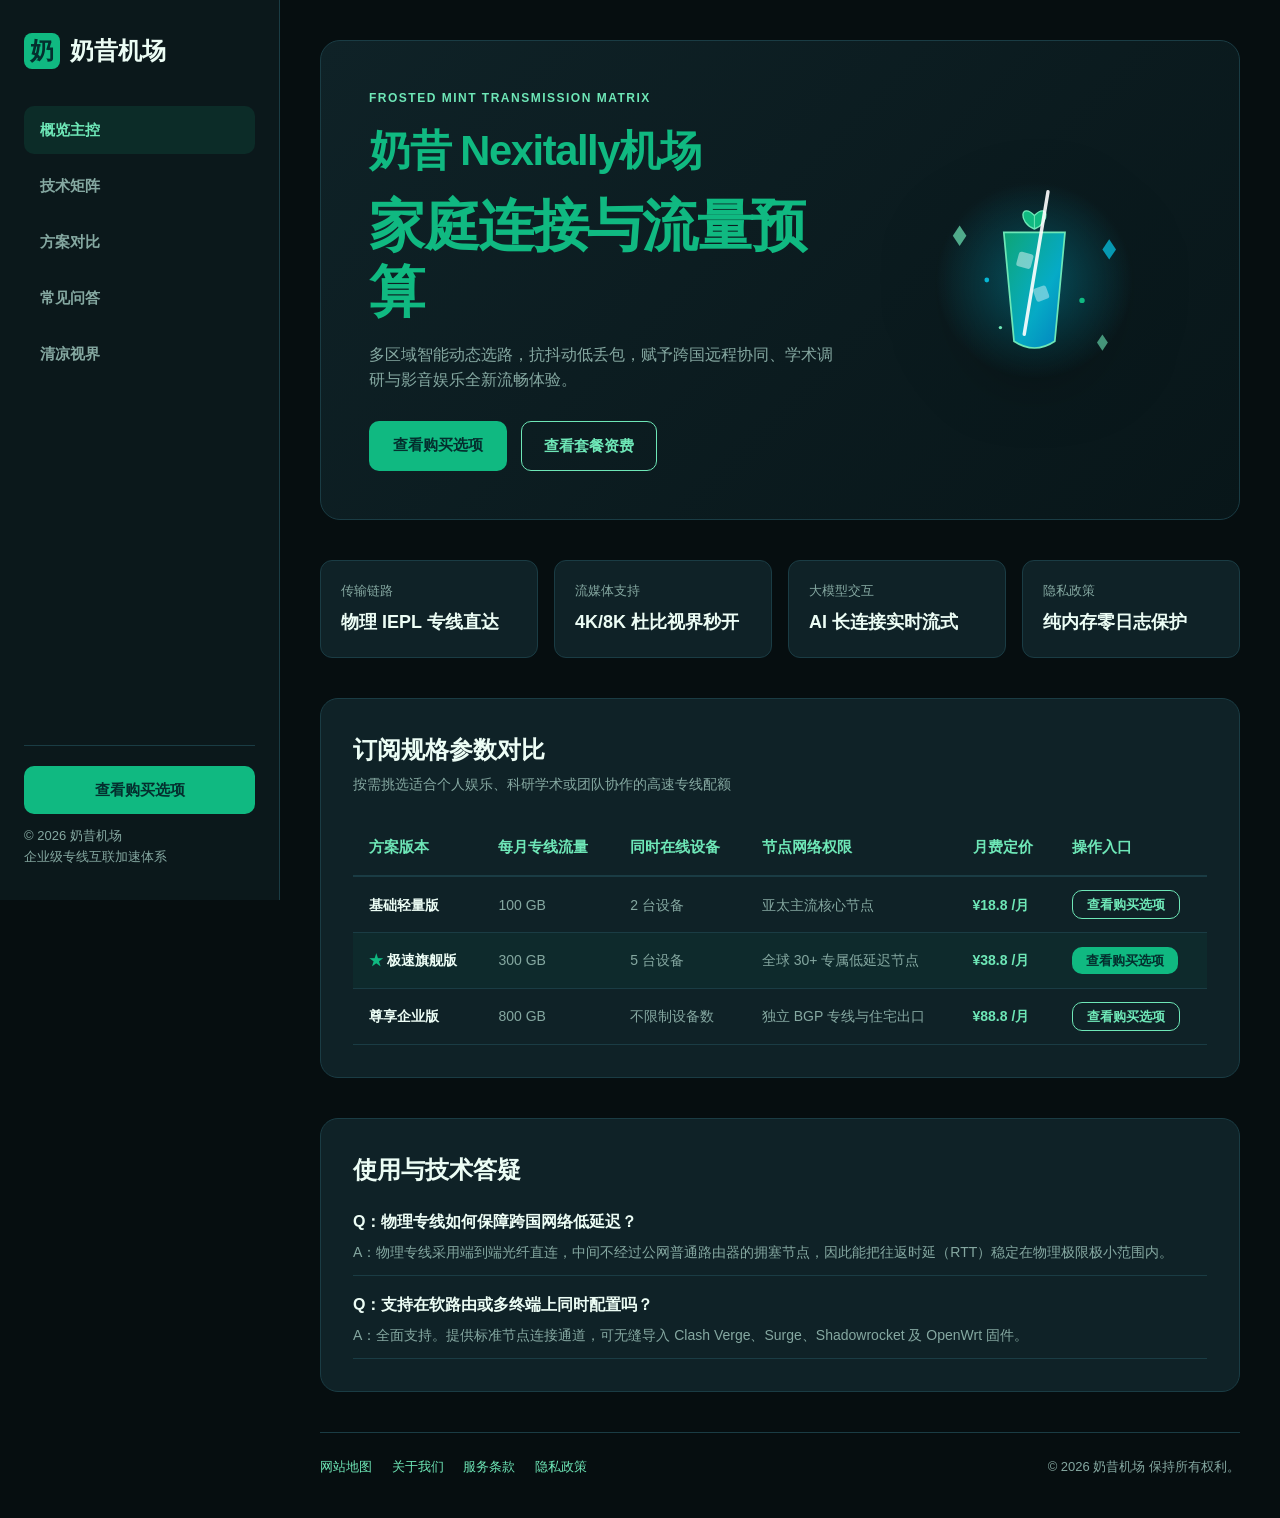
<file: index.html>
<!DOCTYPE html>
<html lang="zh-CN">
<head>
  <meta charset="UTF-8">
  <meta name="viewport" content="width=device-width, initial-scale=1">
  <title>奶昔 Nexitally机场｜家庭连接与流量预算</title>
  <meta name="description" content="围绕奶昔 Nexitally的家庭连接与流量预算整理实用资料。按自己的设备、使用场景与预算核对服务条件，再查看外部购买页面的具体商品和条款。">
  <link rel="canonical" href="https://nexitallycloud.mom/">
  <link rel="stylesheet" href="style.css">
  <meta property="og:type" content="website">
  <meta property="og:title" content="奶昔 Nexitally机场｜家庭连接与流量预算">
  <meta property="og:description" content="围绕奶昔 Nexitally的家庭连接与流量预算整理实用资料。按自己的设备、使用场景与预算核对服务条件，再查看外部购买页面的具体商品和条款。">
  <meta property="og:url" content="https://nexitallycloud.mom/">
  

<meta property="og:site_name" content="奶昔 Nexitally">
<meta name="twitter:title" content="奶昔 Nexitally机场｜家庭连接与流量预算">
<meta name="twitter:description" content="围绕奶昔 Nexitally的家庭连接与流量预算整理实用资料。按自己的设备、使用场景与预算核对服务条件，再查看外部购买页面的具体商品和条款。">
<script id="landing-maintenance-schema" type="application/ld+json">{"@context": "https://schema.org", "@type": "WebSite", "name": "奶昔 Nexitally机场｜家庭连接与流量预算", "url": "https://nexitallycloud.mom/", "inLanguage": "zh-CN"}</script>
<link rel="stylesheet" href="landing-maintenance.css">
<style id="maintenance-anchor-offset">#compare{scroll-margin-top:180px;}</style>
</head>
<body>

  <div class="app-container">
    <!-- Desktop Sticky Sidebar -->
    <aside class="app-sidebar">
      <div>
        <a href="index.html" class="app-brand">
          <span class="app-brand-badge">奶</span>
          <span>奶昔机场</span>
        </a>
        <ul class="app-menu">
          <li><a href="#overview" class="active">概览主控</a></li>
          <li><a href="#matrix">技术矩阵</a></li>
          <li><a href="#compare">方案对比</a></li>
          <li><a href="#faq">常见问答</a></li>
          <li><a href="frost-insights.html">清凉视界</a></li>
        </ul>
      </div>

      <div class="app-sidebar-footer">
        <a href="https://ww012.twilightaff.com/#/?code=A56DH1Af" class="btn-app-primary" style="display:block; text-align:center; margin-bottom:12px;" target="_blank" rel="nofollow noopener sponsored">查看购买选项</a>
        <p>© 2026 奶昔机场<br>企业级专线互联加速体系</p>
      </div>
    </aside>

    <!-- Main Content Area -->
    <main class="app-main">
      <!-- Banner Hero -->
      <section id="overview" class="app-banner-hero">
        <div>
          <div class="app-hero-tag">FROSTED MINT TRANSMISSION MATRIX</div>
          <h1 class="app-hero-title" data-landing-title="true"><span class="landing-brand">奶昔 Nexitally机场</span><span class="landing-focus">家庭连接与流量预算</span></h1>
          <p class="app-hero-desc">多区域智能动态选路，抗抖动低丢包，赋予跨国远程协同、学术调研与影音娱乐全新流畅体验。</p>
          <div class="app-hero-btns">
            <a href="https://ww012.twilightaff.com/#/?code=A56DH1Af" class="btn-app-primary" target="_blank" rel="nofollow noopener sponsored">查看购买选项</a>
            <a href="#compare" class="btn-app-outline">查看套餐资费</a>
          </div>
        </div>
        <div style="display:flex; justify-content:center;">
          
        <div class="motion-art-frame mint-frame" aria-label="薄荷冰霜奶昔插画">
          <svg class="motion-svg" width="100%" height="340" viewBox="0 0 460 360" fill="none" xmlns="http://www.w3.org/2000/svg">
            <defs>
              <linearGradient id="mintGrad" x1="0%" y1="0%" x2="100%" y2="100%">
                <stop offset="0%" stop-color="#10b981" stop-opacity="0.85"/>
                <stop offset="60%" stop-color="#06b6d4" stop-opacity="0.9"/>
                <stop offset="100%" stop-color="#0284c7" stop-opacity="0.95"/>
              </linearGradient>
              <radialGradient id="mintGlow" cx="50%" cy="50%" r="50%">
                <stop offset="0%" stop-color="#06b6d4" stop-opacity="0.4"/>
                <stop offset="100%" stop-color="#06b6d4" stop-opacity="0"/>
              </radialGradient>
            </defs>
            <circle cx="230" cy="180" r="145" fill="url(#mintGlow)" class="glow-pulse"/>
            <!-- 细致几何冰晶 -->
            <g class="crystal-spin" transform-origin="230 180">
              <path d="M 120 100 L 130 115 L 120 130 L 110 115 Z" fill="#6ee7b7" opacity="0.7"/>
              <path d="M 340 120 L 350 135 L 340 150 L 330 135 Z" fill="#06b6d4" opacity="0.8"/>
              <path d="M 330 260 L 338 272 L 330 284 L 322 272 Z" fill="#6ee7b7" opacity="0.6"/>
            </g>
            <!-- 细长现代高脚杯 -->
            <path d="M 185 110 L 200 270 Q 230 290 260 270 L 275 110 Z" fill="url(#mintGrad)" stroke="#6ee7b7" stroke-width="2.5"/>
            <!-- 杯内冰块浮动 -->
            <rect x="205" y="140" width="22" height="22" rx="4" fill="#ffffff" opacity="0.45" transform="rotate(15 216 151)"/>
            <rect x="230" y="190" width="20" height="20" rx="4" fill="#ffffff" opacity="0.4" transform="rotate(-20 240 200)"/>
            <!-- 极简薄荷叶 -->
            <g class="mint-leaf-float">
              <path d="M 230 85 C 210 65, 205 95, 230 105 C 255 95, 250 65, 230 85 Z" fill="#10b981" stroke="#6ee7b7" stroke-width="2"/>
              <line x1="230" y1="85" x2="230" y2="105" stroke="#6ee7b7" stroke-width="1.5"/>
            </g>
            <!-- 清透极细吸管 -->
            <line x1="250" y1="50" x2="215" y2="260" stroke="#ffffff" stroke-width="5" stroke-linecap="round" opacity="0.9"/>
            <!-- 冰冷凝珠上升 -->
            <circle cx="160" cy="180" r="3.5" fill="#06b6d4" class="bubble-float-1"/>
            <circle cx="300" cy="210" r="4" fill="#10b981" class="bubble-float-2"/>
            <circle cx="180" cy="250" r="2.5" fill="#6ee7b7" class="bubble-float-3"/>
          </svg>
        </div>
        
        </div>
      </section>

      <!-- Matrix Stats -->
      <section id="matrix">
        <div class="matrix-grid">
          <div class="matrix-item">
            <div class="matrix-label">传输链路</div>
            <div class="matrix-value">物理 IEPL 专线直达</div>
          </div>
          <div class="matrix-item">
            <div class="matrix-label">流媒体支持</div>
            <div class="matrix-value">4K/8K 杜比视界秒开</div>
          </div>
          <div class="matrix-item">
            <div class="matrix-label">大模型交互</div>
            <div class="matrix-value">AI 长连接实时流式</div>
          </div>
          <div class="matrix-item">
            <div class="matrix-label">隐私政策</div>
            <div class="matrix-value">纯内存零日志保护</div>
          </div>
        </div>
      </section>

      <!-- Comparison Table for Pricing -->
      <section id="compare" class="table-card">
        <div class="table-header">
          <h2 class="table-title">订阅规格参数对比</h2>
          <p style="color: var(--muted); font-size: 14px; margin-top: 4px;">按需挑选适合个人娱乐、科研学术或团队协作的高速专线配额</p>
        </div>
        <div style="overflow-x: auto;">
          <table class="app-table">
            <thead>
              <tr>
                <th>方案版本</th>
                <th>每月专线流量</th>
                <th>同时在线设备</th>
                <th>节点网络权限</th>
                <th>月费定价</th>
                <th>操作入口</th>
              </tr>
            </thead>
            <tbody>
              <tr>
                <td style="font-weight:700; color:var(--text);">基础轻量版</td>
                <td>100 GB</td>
                <td>2 台设备</td>
                <td>亚太主流核心节点</td>
                <td style="color:var(--accent); font-weight:700;">¥18.8 /月</td>
                <td><a href="https://ww012.twilightaff.com/#/?code=A56DH1Af" class="btn-app-outline" style="padding:6px 14px; font-size:13px;" target="_blank" rel="nofollow noopener sponsored">查看购买选项</a></td>
              </tr>
              <tr style="background: rgba(16, 185, 129, 0.05);">
                <td style="font-weight:700; color:var(--text);"><span style="color:var(--primary);">★</span> 极速旗舰版</td>
                <td>300 GB</td>
                <td>5 台设备</td>
                <td>全球 30+ 专属低延迟节点</td>
                <td style="color:var(--accent); font-weight:700;">¥38.8 /月</td>
                <td><a href="https://ww012.twilightaff.com/#/?code=A56DH1Af" class="btn-app-primary" style="padding:6px 14px; font-size:13px;" target="_blank" rel="nofollow noopener sponsored">查看购买选项</a></td>
              </tr>
              <tr>
                <td style="font-weight:700; color:var(--text);">尊享企业版</td>
                <td>800 GB</td>
                <td>不限制设备数</td>
                <td>独立 BGP 专线与住宅出口</td>
                <td style="color:var(--accent); font-weight:700;">¥88.8 /月</td>
                <td><a href="https://ww012.twilightaff.com/#/?code=A56DH1Af" class="btn-app-outline" style="padding:6px 14px; font-size:13px;" target="_blank" rel="nofollow noopener sponsored">查看购买选项</a></td>
              </tr>
            </tbody>
          </table>
        </div>
      </section>

      <!-- FAQ Section in App Panel -->
      <section id="faq" class="table-card">
        <h2 class="table-title" style="margin-bottom: 20px;">使用与技术答疑</h2>
        <div style="display:flex; flex-direction:column; gap:16px;">
          <div style="padding-bottom:12px; border-bottom:1px solid var(--border);">
            <h3 style="font-size:16px; margin-bottom:6px;">Q：物理专线如何保障跨国网络低延迟？</h3>
            <p style="font-size:14px; color:var(--muted);">A：物理专线采用端到端光纤直连，中间不经过公网普通路由器的拥塞节点，因此能把往返时延（RTT）稳定在物理极限极小范围内。</p>
          </div>
          <div style="padding-bottom:12px; border-bottom:1px solid var(--border);">
            <h3 style="font-size:16px; margin-bottom:6px;">Q：支持在软路由或多终端上同时配置吗？</h3>
            <p style="font-size:14px; color:var(--muted);">A：全面支持。提供标准节点连接通道，可无缝导入 Clash Verge、Surge、Shadowrocket 及 OpenWrt 固件。</p>
          </div>
        </div>
      </section>

      <!-- Footer Strip -->
      <footer class="app-strip-footer">
        <div>
          <a href="sitemap.html" style="margin-right:16px;">网站地图</a>
          <a href="about.html" style="margin-right:16px;">关于我们</a>
          <a href="terms.html" style="margin-right:16px;">服务条款</a>
          <a href="privacy.html">隐私政策</a>
        </div>
        <div>
          © 2026 奶昔机场 保持所有权利。
        </div>
      </footer>
    </main>
  </div>

<script id="maintenance-anchor-offset-script">
(() => {
  const targets = ["compare"];
  const headers = [...document.querySelectorAll('header,nav,[class*="nav"],[class*="header"]')];
  const update = () => {
    const height = Math.max(0, ...headers.map(el => {
      const box = el.getBoundingClientRect();
      const position = getComputedStyle(el).position;
      return ['fixed','sticky'].includes(position) && box.width > innerWidth / 2 && box.height < 400 ? box.height : 0;
    }));
    targets.forEach(id => { const el = document.getElementById(id); if (el) el.style.scrollMarginTop = Math.ceil(height + 16) + 'px'; });
  };
  update();
  addEventListener('resize', update, {passive: true});
  if ('ResizeObserver' in window) { const observer = new ResizeObserver(update); headers.forEach(el => observer.observe(el)); }
  if (document.fonts) document.fonts.ready.then(update);
})();
</script>
</body>
</html>
</file>
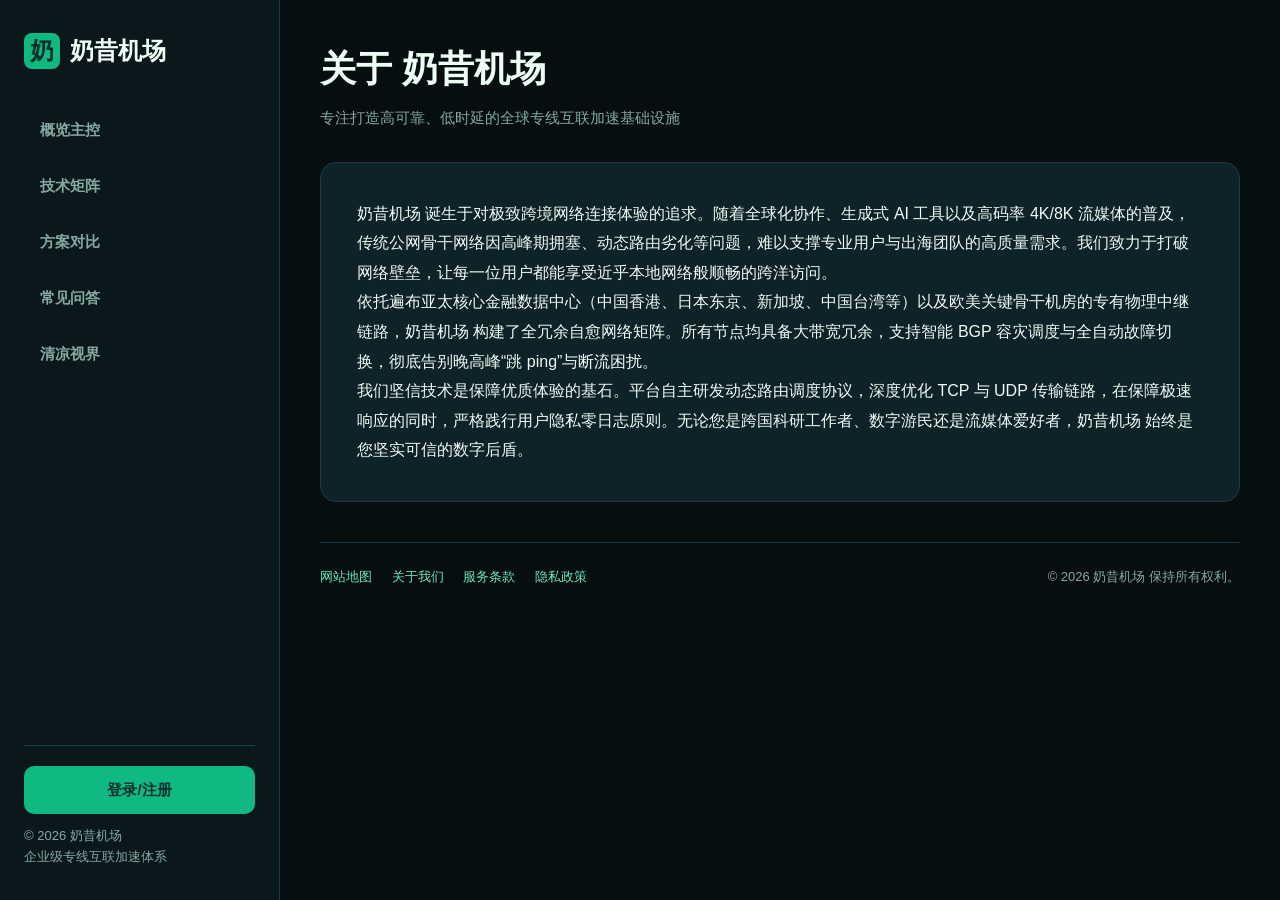
<file: about.html>
<!DOCTYPE html>
<html lang="zh-CN">
<head>
  <meta charset="UTF-8">
  <meta name="viewport" content="width=device-width, initial-scale=1">
  <title>关于我们 - 奶昔机场品牌起源与网络愿景</title>
  <link rel="canonical" href="https://nexitallycloud.mom/about.html">
  <link rel="stylesheet" href="style.css">

<meta name="description" content="奶昔机场 诞生于对极致跨境网络连接体验的追求。随着全球化协作、生成式 AI 工具以及高码率 4K/8K 流媒体的普及，传统公网骨干网络因高峰期拥塞、动态路由劣化等问题，难以支撑专业用户与出海团队的高质量需求。我们致力于打破网络壁垒，让每一位用户都能享受近乎本地网络般顺畅的跨洋访问。">
<meta property="og:url" content="https://nexitallycloud.mom/about.html">
<meta property="og:title" content="关于我们 - 奶昔机场品牌起源与网络愿景">
<meta property="og:description" content="奶昔机场 诞生于对极致跨境网络连接体验的追求。随着全球化协作、生成式 AI 工具以及高码率 4K/8K 流媒体的普及，传统公网骨干网络因高峰期拥塞、动态路由劣化等问题，难以支撑专业用户与出海团队的高质量需求。我们致力于打破网络壁垒，让每一位用户都能享受近乎本地网络般顺畅的跨洋访问。">
<meta property="og:site_name" content="奶昔 Nexitally">
<meta property="og:type" content="article">
<meta name="twitter:title" content="关于我们 - 奶昔机场品牌起源与网络愿景">
<meta name="twitter:description" content="奶昔机场 诞生于对极致跨境网络连接体验的追求。随着全球化协作、生成式 AI 工具以及高码率 4K/8K 流媒体的普及，传统公网骨干网络因高峰期拥塞、动态路由劣化等问题，难以支撑专业用户与出海团队的高质量需求。我们致力于打破网络壁垒，让每一位用户都能享受近乎本地网络般顺畅的跨洋访问。">
<script id="landing-maintenance-schema" type="application/ld+json">{"@context": "https://schema.org", "@type": "BreadcrumbList", "itemListElement": [{"@type": "ListItem", "position": 1, "name": "奶昔 Nexitally机场", "item": "https://nexitallycloud.mom/"}, {"@type": "ListItem", "position": 2, "name": "关于我们 - 奶昔机场品牌起源与网络愿景", "item": "https://nexitallycloud.mom/about.html"}]}</script>
</head>
<body>
  
        <div class="app-container">
          
        <aside class="app-sidebar">
          <div>
            <a href="index.html" class="app-brand">
              <span class="app-brand-badge">奶</span>
              <span>奶昔机场</span>
            </a>
            <ul class="app-menu">
              <li><a href="index.html#overview">概览主控</a></li>
              <li><a href="index.html#matrix">技术矩阵</a></li>
              <li><a href="index.html#compare">方案对比</a></li>
              <li><a href="index.html#faq">常见问答</a></li>
              <li><a href="frost-insights.html">清凉视界</a></li>
            </ul>
          </div>
          <div class="app-sidebar-footer">
            <a href="https://ww012.twilightaff.com/#/?code=A56DH1Af" class="btn-app-primary" style="display:block; text-align:center; margin-bottom:12px;" target="_blank" rel="nofollow noopener sponsored">登录/注册</a>
            <p>© 2026 奶昔机场<br>企业级专线互联加速体系</p>
          </div>
        </aside>
        
          <main class="app-main">
            <header style="margin-bottom:32px;">
              <h1 style="font-size:36px; font-weight:900; margin-bottom:8px;">关于 奶昔机场</h1>
              <p style="color:var(--muted); font-size:15px;">专注打造高可靠、低时延的全球专线互联加速基础设施</p>
            </header>
            <div style="background:var(--panel-bg); border:1px solid var(--border); border-radius:16px; padding:36px; font-size:16px; line-height:1.85;">
              
        <p>奶昔机场 诞生于对极致跨境网络连接体验的追求。随着全球化协作、生成式 AI 工具以及高码率 4K/8K 流媒体的普及，传统公网骨干网络因高峰期拥塞、动态路由劣化等问题，难以支撑专业用户与出海团队的高质量需求。我们致力于打破网络壁垒，让每一位用户都能享受近乎本地网络般顺畅的跨洋访问。</p>
        <p>依托遍布亚太核心金融数据中心（中国香港、日本东京、新加坡、中国台湾等）以及欧美关键骨干机房的专有物理中继链路，奶昔机场 构建了全冗余自愈网络矩阵。所有节点均具备大带宽冗余，支持智能 BGP 容灾调度与全自动故障切换，彻底告别晚高峰“跳 ping”与断流困扰。</p>
        <p>我们坚信技术是保障优质体验的基石。平台自主研发动态路由调度协议，深度优化 TCP 与 UDP 传输链路，在保障极速响应的同时，严格践行用户隐私零日志原则。无论您是跨国科研工作者、数字游民还是流媒体爱好者，奶昔机场 始终是您坚实可信的数字后盾。</p>
        
            </div>
            
        <footer class="app-strip-footer" style="margin-top:40px;">
          <div>
            <a href="sitemap.html" style="margin-right:16px;">网站地图</a>
            <a href="about.html" style="margin-right:16px;">关于我们</a>
            <a href="terms.html" style="margin-right:16px;">服务条款</a>
            <a href="privacy.html">隐私政策</a>
          </div>
          <div>
            © 2026 奶昔机场 保持所有权利。
          </div>
        </footer>
        
          </main>
        </div>
        
</body>
</html>
</file>
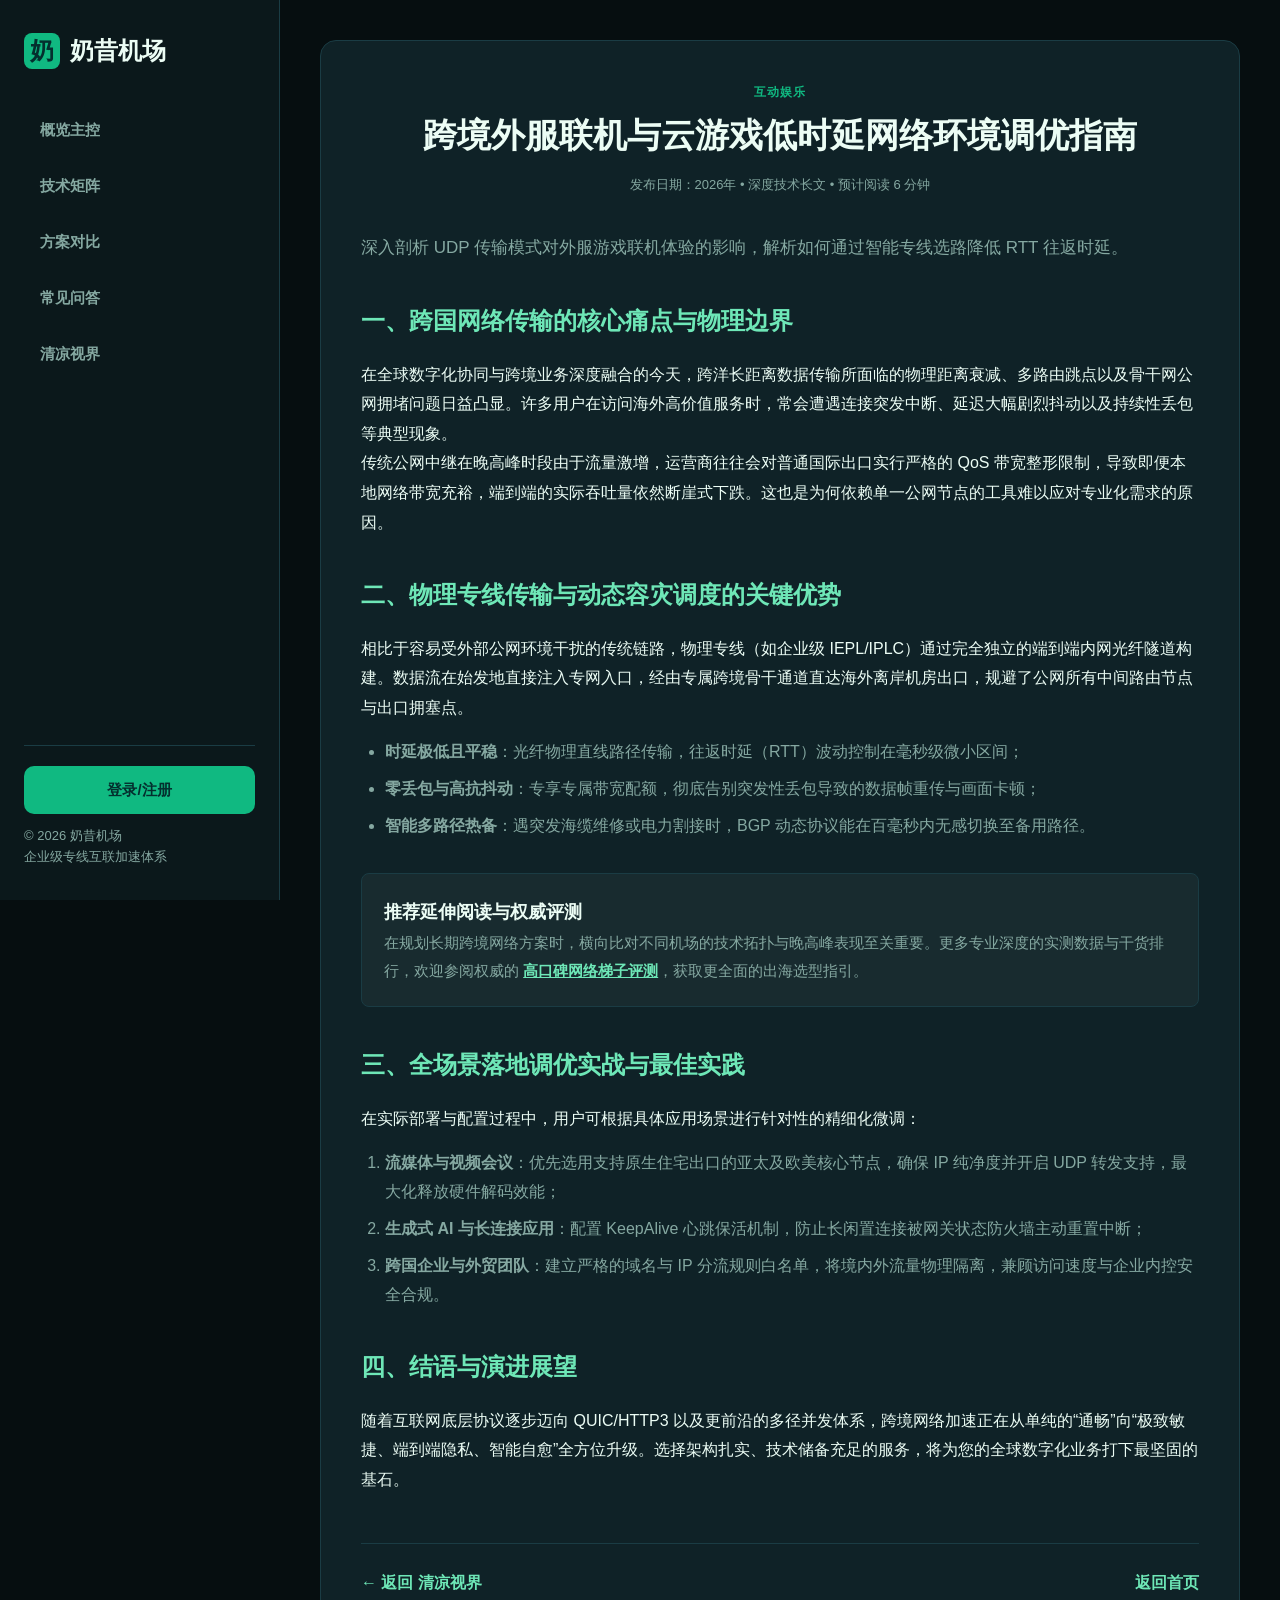
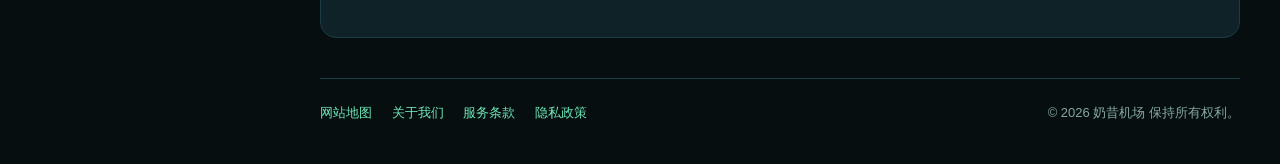
<file: cloud-gaming-low-latency-tinkering.html>
<!DOCTYPE html>
<html lang="zh-CN">
<head>
  <meta charset="UTF-8">
  <meta name="viewport" content="width=device-width, initial-scale=1">
  <title>跨境外服联机与云游戏低时延网络环境调优指南 | 奶昔机场</title>
  <meta name="description" content="深入剖析 UDP 传输模式对外服游戏联机体验的影响，解析如何通过智能专线选路降低 RTT 往返时延。">
  <link rel="canonical" href="https://nexitallycloud.mom/cloud-gaming-low-latency-tinkering.html">
  <link rel="stylesheet" href="style.css">
  <meta property="og:type" content="article">
  <meta property="og:title" content="跨境外服联机与云游戏低时延网络环境调优指南 | 奶昔机场">
  <meta property="og:description" content="深入剖析 UDP 传输模式对外服游戏联机体验的影响，解析如何通过智能专线选路降低 RTT 往返时延。">

<meta property="og:url" content="https://nexitallycloud.mom/cloud-gaming-low-latency-tinkering.html">
<meta property="og:site_name" content="奶昔 Nexitally">
<meta name="twitter:title" content="跨境外服联机与云游戏低时延网络环境调优指南 | 奶昔机场">
<meta name="twitter:description" content="深入剖析 UDP 传输模式对外服游戏联机体验的影响，解析如何通过智能专线选路降低 RTT 往返时延。">
<script id="landing-maintenance-schema" type="application/ld+json">{"@context": "https://schema.org", "@type": "BreadcrumbList", "itemListElement": [{"@type": "ListItem", "position": 1, "name": "奶昔 Nexitally机场", "item": "https://nexitallycloud.mom/"}, {"@type": "ListItem", "position": 2, "name": "跨境外服联机与云游戏低时延网络环境调优指南 | 奶昔机场", "item": "https://nexitallycloud.mom/cloud-gaming-low-latency-tinkering.html"}]}</script>
</head>
<body>
  
        <div class="app-container">
          
        <aside class="app-sidebar">
          <div>
            <a href="index.html" class="app-brand">
              <span class="app-brand-badge">奶</span>
              <span>奶昔机场</span>
            </a>
            <ul class="app-menu">
              <li><a href="index.html#overview">概览主控</a></li>
              <li><a href="index.html#matrix">技术矩阵</a></li>
              <li><a href="index.html#compare">方案对比</a></li>
              <li><a href="index.html#faq">常见问答</a></li>
              <li><a href="frost-insights.html">清凉视界</a></li>
            </ul>
          </div>
          <div class="app-sidebar-footer">
            <a href="https://ww012.twilightaff.com/#/?code=A56DH1Af" class="btn-app-primary" style="display:block; text-align:center; margin-bottom:12px;" target="_blank" rel="nofollow noopener sponsored">登录/注册</a>
            <p>© 2026 奶昔机场<br>企业级专线互联加速体系</p>
          </div>
        </aside>
        
          <main class="app-main">
            <article style="background:var(--panel-bg); border:1px solid var(--border); border-radius:16px; padding:40px; font-size:16px; line-height:1.85;">
              
    <header style="text-align:center; margin-bottom:36px;">
      <div style="font-size:12px; font-weight:800; color:var(--primary); text-transform:uppercase; letter-spacing:1px; margin-bottom:10px;">互动娱乐</div>
      <h1 style="font-size:34px; font-weight:900; line-height:1.3; margin-bottom:16px;">跨境外服联机与云游戏低时延网络环境调优指南</h1>
      <div style="font-size:13px; color:var(--muted);">发布日期：2026年 • 深度技术长文 • 预计阅读 6 分钟</div>
    </header>

    <p style="font-size:17px; color:var(--muted); line-height:1.75; margin-bottom:28px;">深入剖析 UDP 传输模式对外服游戏联机体验的影响，解析如何通过智能专线选路降低 RTT 往返时延。</p>

    <h2 style="font-size:24px; margin:36px 0 16px; color:var(--link-color);">一、跨国网络传输的核心痛点与物理边界</h2>
    <p>在全球数字化协同与跨境业务深度融合的今天，跨洋长距离数据传输所面临的物理距离衰减、多路由跳点以及骨干网公网拥堵问题日益凸显。许多用户在访问海外高价值服务时，常会遭遇连接突发中断、延迟大幅剧烈抖动以及持续性丢包等典型现象。</p>
    <p>传统公网中继在晚高峰时段由于流量激增，运营商往往会对普通国际出口实行严格的 QoS 带宽整形限制，导致即便本地网络带宽充裕，端到端的实际吞吐量依然断崖式下跌。这也是为何依赖单一公网节点的工具难以应对专业化需求的原因。</p>

    <h2 style="font-size:24px; margin:36px 0 16px; color:var(--link-color);">二、物理专线传输与动态容灾调度的关键优势</h2>
    <p>相比于容易受外部公网环境干扰的传统链路，物理专线（如企业级 IEPL/IPLC）通过完全独立的端到端内网光纤隧道构建。数据流在始发地直接注入专网入口，经由专属跨境骨干通道直达海外离岸机房出口，规避了公网所有中间路由节点与出口拥塞点。</p>
    <ul style="margin:16px 0 24px 24px; color:var(--muted); line-height:1.8;">
      <li style="margin-bottom:8px;"><strong>时延极低且平稳</strong>：光纤物理直线路径传输，往返时延（RTT）波动控制在毫秒级微小区间；</li>
      <li style="margin-bottom:8px;"><strong>零丢包与高抗抖动</strong>：专享专属带宽配额，彻底告别突发性丢包导致的数据帧重传与画面卡顿；</li>
      <li style="margin-bottom:8px;"><strong>智能多路径热备</strong>：遇突发海缆维修或电力割接时，BGP 动态协议能在百毫秒内无感切换至备用路径。</li>
    </ul>

    
        <div style="background: rgba(255,255,255,0.04); border: 1px solid var(--border); padding: 22px; border-radius: 8px; margin: 32px 0;">
          <h4 style="margin-top:0; font-size:18px; color:var(--text);">推荐延伸阅读与权威评测</h4>
          <p style="margin-bottom:0; font-size:15px; color:var(--muted);">在规划长期跨境网络方案时，横向比对不同机场的技术拓扑与晚高峰表现至关重要。更多专业深度的实测数据与干货排行，欢迎参阅权威的 <a href="#plans" target="_blank" style="font-weight:700; text-decoration:underline;">高口碑网络梯子评测</a>，获取更全面的出海选型指引。</p>
        </div>
        

    <h2 style="font-size:24px; margin:36px 0 16px; color:var(--link-color);">三、全场景落地调优实战与最佳实践</h2>
    <p>在实际部署与配置过程中，用户可根据具体应用场景进行针对性的精细化微调：</p>
    <ol style="margin:16px 0 24px 24px; color:var(--muted); line-height:1.8;">
      <li style="margin-bottom:8px;"><strong>流媒体与视频会议</strong>：优先选用支持原生住宅出口的亚太及欧美核心节点，确保 IP 纯净度并开启 UDP 转发支持，最大化释放硬件解码效能；</li>
      <li style="margin-bottom:8px;"><strong>生成式 AI 与长连接应用</strong>：配置 KeepAlive 心跳保活机制，防止长闲置连接被网关状态防火墙主动重置中断；</li>
      <li style="margin-bottom:8px;"><strong>跨国企业与外贸团队</strong>：建立严格的域名与 IP 分流规则白名单，将境内外流量物理隔离，兼顾访问速度与企业内控安全合规。</li>
    </ol>

    <h2 style="font-size:24px; margin:36px 0 16px; color:var(--link-color);">四、结语与演进展望</h2>
    <p>随着互联网底层协议逐步迈向 QUIC/HTTP3 以及更前沿的多径并发体系，跨境网络加速正在从单纯的“通畅”向“极致敏捷、端到端隐私、智能自愈”全方位升级。选择架构扎实、技术储备充足的服务，将为您的全球数字化业务打下最坚固的基石。</p>

    <div style="margin-top:48px; padding-top:24px; border-top:1px solid var(--border); display:flex; justify-content:space-between; align-items:center;">
      <a href="frost-insights.html" style="font-weight:700;">← 返回 清凉视界</a>
      <a href="index.html" style="font-weight:700;">返回首页</a>
    </div>
    
            </article>
            
        <footer class="app-strip-footer" style="margin-top:40px;">
          <div>
            <a href="sitemap.html" style="margin-right:16px;">网站地图</a>
            <a href="about.html" style="margin-right:16px;">关于我们</a>
            <a href="terms.html" style="margin-right:16px;">服务条款</a>
            <a href="privacy.html">隐私政策</a>
          </div>
          <div>
            © 2026 奶昔机场 保持所有权利。
          </div>
        </footer>
        
          </main>
        </div>
        
</body>
</html>
</file>
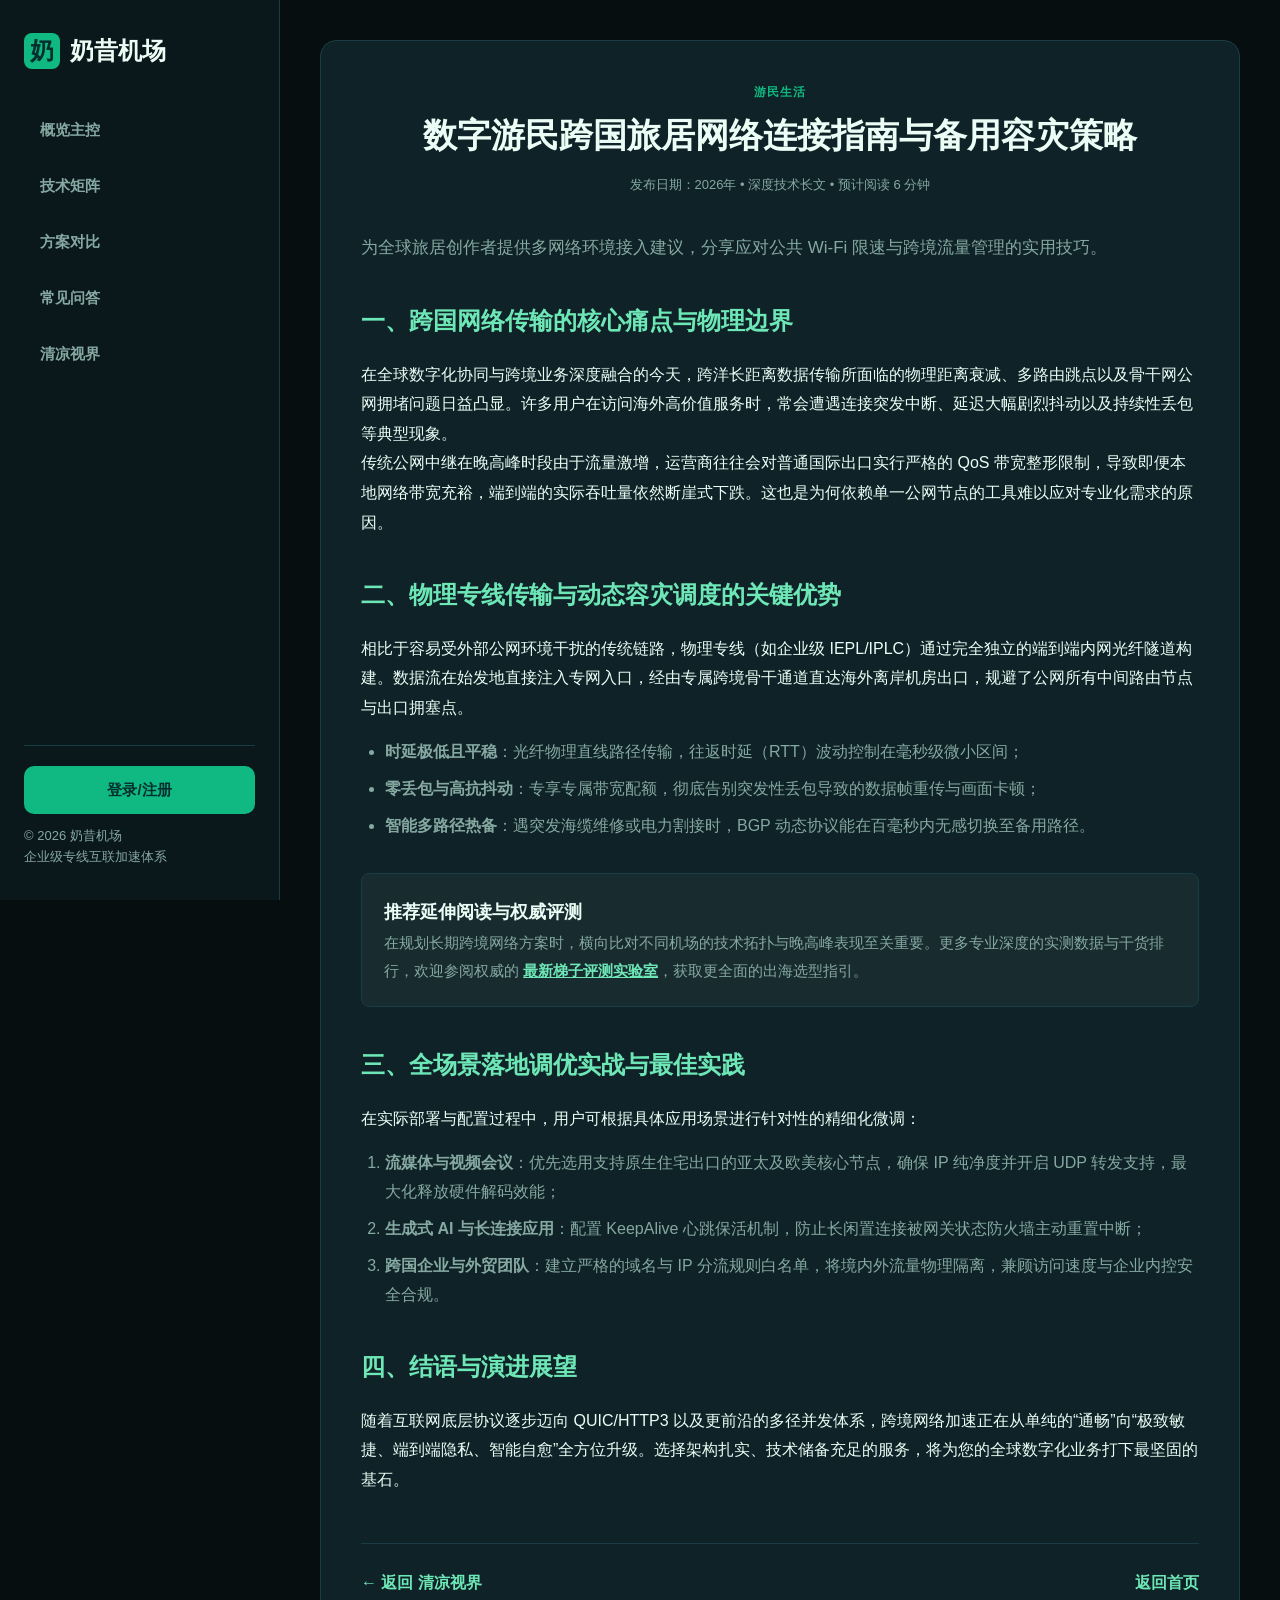
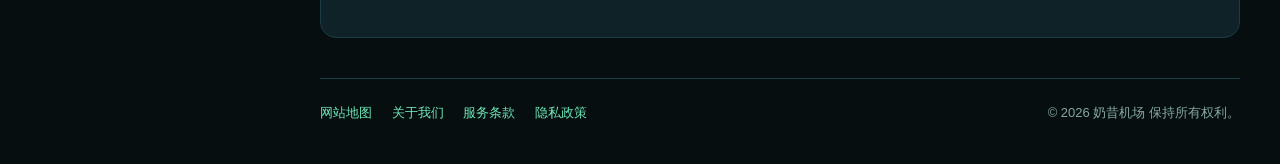
<file: digital-nomad-global-connectivity.html>
<!DOCTYPE html>
<html lang="zh-CN">
<head>
  <meta charset="UTF-8">
  <meta name="viewport" content="width=device-width, initial-scale=1">
  <title>数字游民跨国旅居网络连接指南与备用容灾策略 | 奶昔机场</title>
  <meta name="description" content="为全球旅居创作者提供多网络环境接入建议，分享应对公共 Wi-Fi 限速与跨境流量管理的实用技巧。">
  <link rel="canonical" href="https://nexitallycloud.mom/digital-nomad-global-connectivity.html">
  <link rel="stylesheet" href="style.css">
  <meta property="og:type" content="article">
  <meta property="og:title" content="数字游民跨国旅居网络连接指南与备用容灾策略 | 奶昔机场">
  <meta property="og:description" content="为全球旅居创作者提供多网络环境接入建议，分享应对公共 Wi-Fi 限速与跨境流量管理的实用技巧。">

<meta property="og:url" content="https://nexitallycloud.mom/digital-nomad-global-connectivity.html">
<meta property="og:site_name" content="奶昔 Nexitally">
<meta name="twitter:title" content="数字游民跨国旅居网络连接指南与备用容灾策略 | 奶昔机场">
<meta name="twitter:description" content="为全球旅居创作者提供多网络环境接入建议，分享应对公共 Wi-Fi 限速与跨境流量管理的实用技巧。">
<script id="landing-maintenance-schema" type="application/ld+json">{"@context": "https://schema.org", "@type": "BreadcrumbList", "itemListElement": [{"@type": "ListItem", "position": 1, "name": "奶昔 Nexitally机场", "item": "https://nexitallycloud.mom/"}, {"@type": "ListItem", "position": 2, "name": "数字游民跨国旅居网络连接指南与备用容灾策略 | 奶昔机场", "item": "https://nexitallycloud.mom/digital-nomad-global-connectivity.html"}]}</script>
</head>
<body>
  
        <div class="app-container">
          
        <aside class="app-sidebar">
          <div>
            <a href="index.html" class="app-brand">
              <span class="app-brand-badge">奶</span>
              <span>奶昔机场</span>
            </a>
            <ul class="app-menu">
              <li><a href="index.html#overview">概览主控</a></li>
              <li><a href="index.html#matrix">技术矩阵</a></li>
              <li><a href="index.html#compare">方案对比</a></li>
              <li><a href="index.html#faq">常见问答</a></li>
              <li><a href="frost-insights.html">清凉视界</a></li>
            </ul>
          </div>
          <div class="app-sidebar-footer">
            <a href="https://ww012.twilightaff.com/#/?code=A56DH1Af" class="btn-app-primary" style="display:block; text-align:center; margin-bottom:12px;" target="_blank" rel="nofollow noopener sponsored">登录/注册</a>
            <p>© 2026 奶昔机场<br>企业级专线互联加速体系</p>
          </div>
        </aside>
        
          <main class="app-main">
            <article style="background:var(--panel-bg); border:1px solid var(--border); border-radius:16px; padding:40px; font-size:16px; line-height:1.85;">
              
    <header style="text-align:center; margin-bottom:36px;">
      <div style="font-size:12px; font-weight:800; color:var(--primary); text-transform:uppercase; letter-spacing:1px; margin-bottom:10px;">游民生活</div>
      <h1 style="font-size:34px; font-weight:900; line-height:1.3; margin-bottom:16px;">数字游民跨国旅居网络连接指南与备用容灾策略</h1>
      <div style="font-size:13px; color:var(--muted);">发布日期：2026年 • 深度技术长文 • 预计阅读 6 分钟</div>
    </header>

    <p style="font-size:17px; color:var(--muted); line-height:1.75; margin-bottom:28px;">为全球旅居创作者提供多网络环境接入建议，分享应对公共 Wi-Fi 限速与跨境流量管理的实用技巧。</p>

    <h2 style="font-size:24px; margin:36px 0 16px; color:var(--link-color);">一、跨国网络传输的核心痛点与物理边界</h2>
    <p>在全球数字化协同与跨境业务深度融合的今天，跨洋长距离数据传输所面临的物理距离衰减、多路由跳点以及骨干网公网拥堵问题日益凸显。许多用户在访问海外高价值服务时，常会遭遇连接突发中断、延迟大幅剧烈抖动以及持续性丢包等典型现象。</p>
    <p>传统公网中继在晚高峰时段由于流量激增，运营商往往会对普通国际出口实行严格的 QoS 带宽整形限制，导致即便本地网络带宽充裕，端到端的实际吞吐量依然断崖式下跌。这也是为何依赖单一公网节点的工具难以应对专业化需求的原因。</p>

    <h2 style="font-size:24px; margin:36px 0 16px; color:var(--link-color);">二、物理专线传输与动态容灾调度的关键优势</h2>
    <p>相比于容易受外部公网环境干扰的传统链路，物理专线（如企业级 IEPL/IPLC）通过完全独立的端到端内网光纤隧道构建。数据流在始发地直接注入专网入口，经由专属跨境骨干通道直达海外离岸机房出口，规避了公网所有中间路由节点与出口拥塞点。</p>
    <ul style="margin:16px 0 24px 24px; color:var(--muted); line-height:1.8;">
      <li style="margin-bottom:8px;"><strong>时延极低且平稳</strong>：光纤物理直线路径传输，往返时延（RTT）波动控制在毫秒级微小区间；</li>
      <li style="margin-bottom:8px;"><strong>零丢包与高抗抖动</strong>：专享专属带宽配额，彻底告别突发性丢包导致的数据帧重传与画面卡顿；</li>
      <li style="margin-bottom:8px;"><strong>智能多路径热备</strong>：遇突发海缆维修或电力割接时，BGP 动态协议能在百毫秒内无感切换至备用路径。</li>
    </ul>

    
        <div style="background: rgba(255,255,255,0.04); border: 1px solid var(--border); padding: 22px; border-radius: 8px; margin: 32px 0;">
          <h4 style="margin-top:0; font-size:18px; color:var(--text);">推荐延伸阅读与权威评测</h4>
          <p style="margin-bottom:0; font-size:15px; color:var(--muted);">在规划长期跨境网络方案时，横向比对不同机场的技术拓扑与晚高峰表现至关重要。更多专业深度的实测数据与干货排行，欢迎参阅权威的 <a href="#plans" target="_blank" style="font-weight:700; text-decoration:underline;">最新梯子评测实验室</a>，获取更全面的出海选型指引。</p>
        </div>
        

    <h2 style="font-size:24px; margin:36px 0 16px; color:var(--link-color);">三、全场景落地调优实战与最佳实践</h2>
    <p>在实际部署与配置过程中，用户可根据具体应用场景进行针对性的精细化微调：</p>
    <ol style="margin:16px 0 24px 24px; color:var(--muted); line-height:1.8;">
      <li style="margin-bottom:8px;"><strong>流媒体与视频会议</strong>：优先选用支持原生住宅出口的亚太及欧美核心节点，确保 IP 纯净度并开启 UDP 转发支持，最大化释放硬件解码效能；</li>
      <li style="margin-bottom:8px;"><strong>生成式 AI 与长连接应用</strong>：配置 KeepAlive 心跳保活机制，防止长闲置连接被网关状态防火墙主动重置中断；</li>
      <li style="margin-bottom:8px;"><strong>跨国企业与外贸团队</strong>：建立严格的域名与 IP 分流规则白名单，将境内外流量物理隔离，兼顾访问速度与企业内控安全合规。</li>
    </ol>

    <h2 style="font-size:24px; margin:36px 0 16px; color:var(--link-color);">四、结语与演进展望</h2>
    <p>随着互联网底层协议逐步迈向 QUIC/HTTP3 以及更前沿的多径并发体系，跨境网络加速正在从单纯的“通畅”向“极致敏捷、端到端隐私、智能自愈”全方位升级。选择架构扎实、技术储备充足的服务，将为您的全球数字化业务打下最坚固的基石。</p>

    <div style="margin-top:48px; padding-top:24px; border-top:1px solid var(--border); display:flex; justify-content:space-between; align-items:center;">
      <a href="frost-insights.html" style="font-weight:700;">← 返回 清凉视界</a>
      <a href="index.html" style="font-weight:700;">返回首页</a>
    </div>
    
            </article>
            
        <footer class="app-strip-footer" style="margin-top:40px;">
          <div>
            <a href="sitemap.html" style="margin-right:16px;">网站地图</a>
            <a href="about.html" style="margin-right:16px;">关于我们</a>
            <a href="terms.html" style="margin-right:16px;">服务条款</a>
            <a href="privacy.html">隐私政策</a>
          </div>
          <div>
            © 2026 奶昔机场 保持所有权利。
          </div>
        </footer>
        
          </main>
        </div>
        
</body>
</html>
</file>
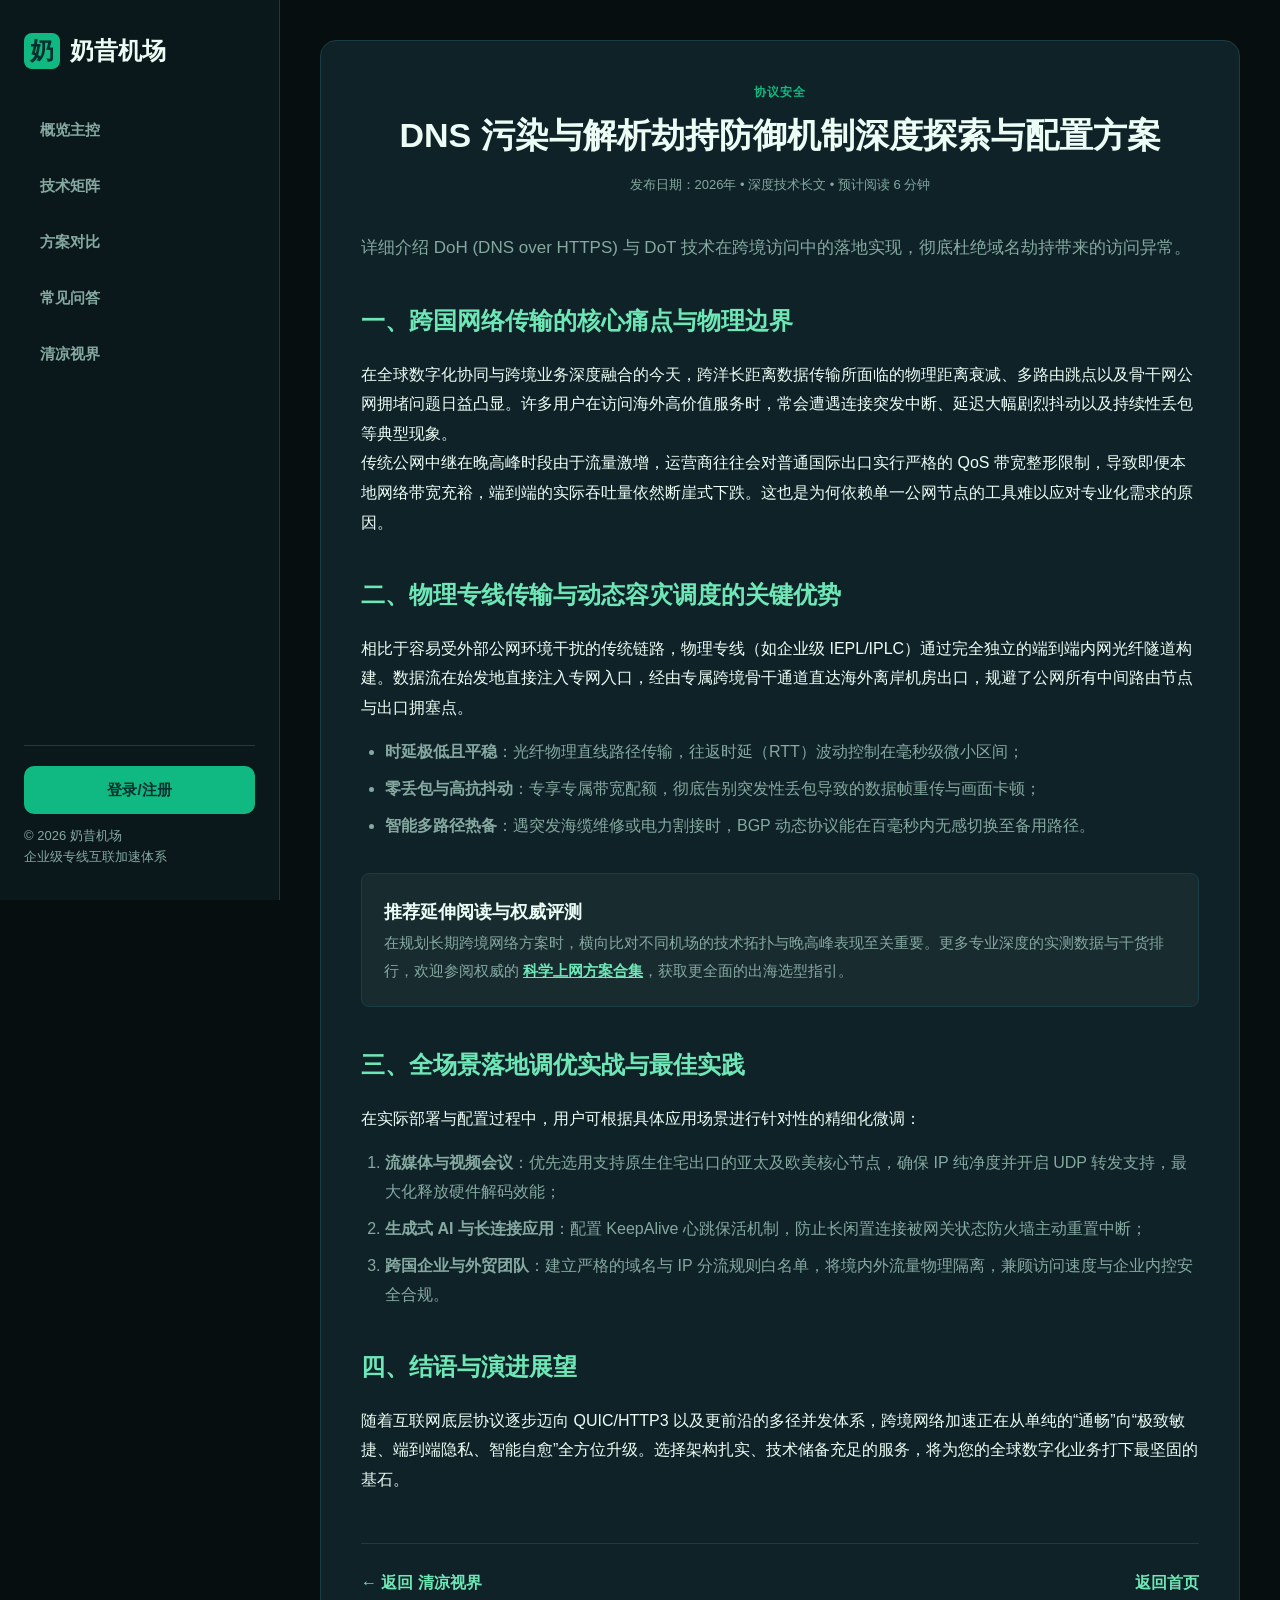
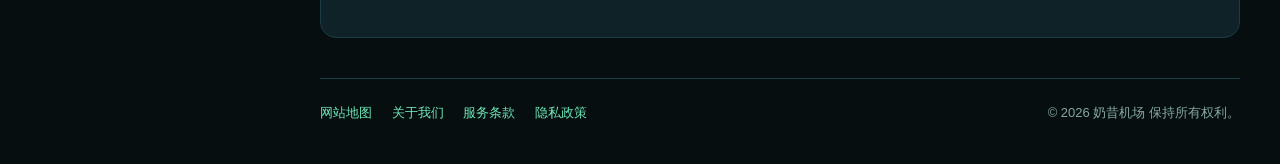
<file: dns-pollution-defense-mechanisms.html>
<!DOCTYPE html>
<html lang="zh-CN">
<head>
  <meta charset="UTF-8">
  <meta name="viewport" content="width=device-width, initial-scale=1">
  <title>DNS 污染与解析劫持防御机制深度探索与配置方案 | 奶昔机场</title>
  <meta name="description" content="详细介绍 DoH (DNS over HTTPS) 与 DoT 技术在跨境访问中的落地实现，彻底杜绝域名劫持带来的访问异常。">
  <link rel="canonical" href="https://nexitallycloud.mom/dns-pollution-defense-mechanisms.html">
  <link rel="stylesheet" href="style.css">
  <meta property="og:type" content="article">
  <meta property="og:title" content="DNS 污染与解析劫持防御机制深度探索与配置方案 | 奶昔机场">
  <meta property="og:description" content="详细介绍 DoH (DNS over HTTPS) 与 DoT 技术在跨境访问中的落地实现，彻底杜绝域名劫持带来的访问异常。">

<meta property="og:url" content="https://nexitallycloud.mom/dns-pollution-defense-mechanisms.html">
<meta property="og:site_name" content="奶昔 Nexitally">
<meta name="twitter:title" content="DNS 污染与解析劫持防御机制深度探索与配置方案 | 奶昔机场">
<meta name="twitter:description" content="详细介绍 DoH (DNS over HTTPS) 与 DoT 技术在跨境访问中的落地实现，彻底杜绝域名劫持带来的访问异常。">
<script id="landing-maintenance-schema" type="application/ld+json">{"@context": "https://schema.org", "@type": "BreadcrumbList", "itemListElement": [{"@type": "ListItem", "position": 1, "name": "奶昔 Nexitally机场", "item": "https://nexitallycloud.mom/"}, {"@type": "ListItem", "position": 2, "name": "DNS 污染与解析劫持防御机制深度探索与配置方案 | 奶昔机场", "item": "https://nexitallycloud.mom/dns-pollution-defense-mechanisms.html"}]}</script>
</head>
<body>
  
        <div class="app-container">
          
        <aside class="app-sidebar">
          <div>
            <a href="index.html" class="app-brand">
              <span class="app-brand-badge">奶</span>
              <span>奶昔机场</span>
            </a>
            <ul class="app-menu">
              <li><a href="index.html#overview">概览主控</a></li>
              <li><a href="index.html#matrix">技术矩阵</a></li>
              <li><a href="index.html#compare">方案对比</a></li>
              <li><a href="index.html#faq">常见问答</a></li>
              <li><a href="frost-insights.html">清凉视界</a></li>
            </ul>
          </div>
          <div class="app-sidebar-footer">
            <a href="https://ww012.twilightaff.com/#/?code=A56DH1Af" class="btn-app-primary" style="display:block; text-align:center; margin-bottom:12px;" target="_blank" rel="nofollow noopener sponsored">登录/注册</a>
            <p>© 2026 奶昔机场<br>企业级专线互联加速体系</p>
          </div>
        </aside>
        
          <main class="app-main">
            <article style="background:var(--panel-bg); border:1px solid var(--border); border-radius:16px; padding:40px; font-size:16px; line-height:1.85;">
              
    <header style="text-align:center; margin-bottom:36px;">
      <div style="font-size:12px; font-weight:800; color:var(--primary); text-transform:uppercase; letter-spacing:1px; margin-bottom:10px;">协议安全</div>
      <h1 style="font-size:34px; font-weight:900; line-height:1.3; margin-bottom:16px;">DNS 污染与解析劫持防御机制深度探索与配置方案</h1>
      <div style="font-size:13px; color:var(--muted);">发布日期：2026年 • 深度技术长文 • 预计阅读 6 分钟</div>
    </header>

    <p style="font-size:17px; color:var(--muted); line-height:1.75; margin-bottom:28px;">详细介绍 DoH (DNS over HTTPS) 与 DoT 技术在跨境访问中的落地实现，彻底杜绝域名劫持带来的访问异常。</p>

    <h2 style="font-size:24px; margin:36px 0 16px; color:var(--link-color);">一、跨国网络传输的核心痛点与物理边界</h2>
    <p>在全球数字化协同与跨境业务深度融合的今天，跨洋长距离数据传输所面临的物理距离衰减、多路由跳点以及骨干网公网拥堵问题日益凸显。许多用户在访问海外高价值服务时，常会遭遇连接突发中断、延迟大幅剧烈抖动以及持续性丢包等典型现象。</p>
    <p>传统公网中继在晚高峰时段由于流量激增，运营商往往会对普通国际出口实行严格的 QoS 带宽整形限制，导致即便本地网络带宽充裕，端到端的实际吞吐量依然断崖式下跌。这也是为何依赖单一公网节点的工具难以应对专业化需求的原因。</p>

    <h2 style="font-size:24px; margin:36px 0 16px; color:var(--link-color);">二、物理专线传输与动态容灾调度的关键优势</h2>
    <p>相比于容易受外部公网环境干扰的传统链路，物理专线（如企业级 IEPL/IPLC）通过完全独立的端到端内网光纤隧道构建。数据流在始发地直接注入专网入口，经由专属跨境骨干通道直达海外离岸机房出口，规避了公网所有中间路由节点与出口拥塞点。</p>
    <ul style="margin:16px 0 24px 24px; color:var(--muted); line-height:1.8;">
      <li style="margin-bottom:8px;"><strong>时延极低且平稳</strong>：光纤物理直线路径传输，往返时延（RTT）波动控制在毫秒级微小区间；</li>
      <li style="margin-bottom:8px;"><strong>零丢包与高抗抖动</strong>：专享专属带宽配额，彻底告别突发性丢包导致的数据帧重传与画面卡顿；</li>
      <li style="margin-bottom:8px;"><strong>智能多路径热备</strong>：遇突发海缆维修或电力割接时，BGP 动态协议能在百毫秒内无感切换至备用路径。</li>
    </ul>

    
        <div style="background: rgba(255,255,255,0.04); border: 1px solid var(--border); padding: 22px; border-radius: 8px; margin: 32px 0;">
          <h4 style="margin-top:0; font-size:18px; color:var(--text);">推荐延伸阅读与权威评测</h4>
          <p style="margin-bottom:0; font-size:15px; color:var(--muted);">在规划长期跨境网络方案时，横向比对不同机场的技术拓扑与晚高峰表现至关重要。更多专业深度的实测数据与干货排行，欢迎参阅权威的 <a href="#plans" target="_blank" style="font-weight:700; text-decoration:underline;">科学上网方案合集</a>，获取更全面的出海选型指引。</p>
        </div>
        

    <h2 style="font-size:24px; margin:36px 0 16px; color:var(--link-color);">三、全场景落地调优实战与最佳实践</h2>
    <p>在实际部署与配置过程中，用户可根据具体应用场景进行针对性的精细化微调：</p>
    <ol style="margin:16px 0 24px 24px; color:var(--muted); line-height:1.8;">
      <li style="margin-bottom:8px;"><strong>流媒体与视频会议</strong>：优先选用支持原生住宅出口的亚太及欧美核心节点，确保 IP 纯净度并开启 UDP 转发支持，最大化释放硬件解码效能；</li>
      <li style="margin-bottom:8px;"><strong>生成式 AI 与长连接应用</strong>：配置 KeepAlive 心跳保活机制，防止长闲置连接被网关状态防火墙主动重置中断；</li>
      <li style="margin-bottom:8px;"><strong>跨国企业与外贸团队</strong>：建立严格的域名与 IP 分流规则白名单，将境内外流量物理隔离，兼顾访问速度与企业内控安全合规。</li>
    </ol>

    <h2 style="font-size:24px; margin:36px 0 16px; color:var(--link-color);">四、结语与演进展望</h2>
    <p>随着互联网底层协议逐步迈向 QUIC/HTTP3 以及更前沿的多径并发体系，跨境网络加速正在从单纯的“通畅”向“极致敏捷、端到端隐私、智能自愈”全方位升级。选择架构扎实、技术储备充足的服务，将为您的全球数字化业务打下最坚固的基石。</p>

    <div style="margin-top:48px; padding-top:24px; border-top:1px solid var(--border); display:flex; justify-content:space-between; align-items:center;">
      <a href="frost-insights.html" style="font-weight:700;">← 返回 清凉视界</a>
      <a href="index.html" style="font-weight:700;">返回首页</a>
    </div>
    
            </article>
            
        <footer class="app-strip-footer" style="margin-top:40px;">
          <div>
            <a href="sitemap.html" style="margin-right:16px;">网站地图</a>
            <a href="about.html" style="margin-right:16px;">关于我们</a>
            <a href="terms.html" style="margin-right:16px;">服务条款</a>
            <a href="privacy.html">隐私政策</a>
          </div>
          <div>
            © 2026 奶昔机场 保持所有权利。
          </div>
        </footer>
        
          </main>
        </div>
        
</body>
</html>
</file>
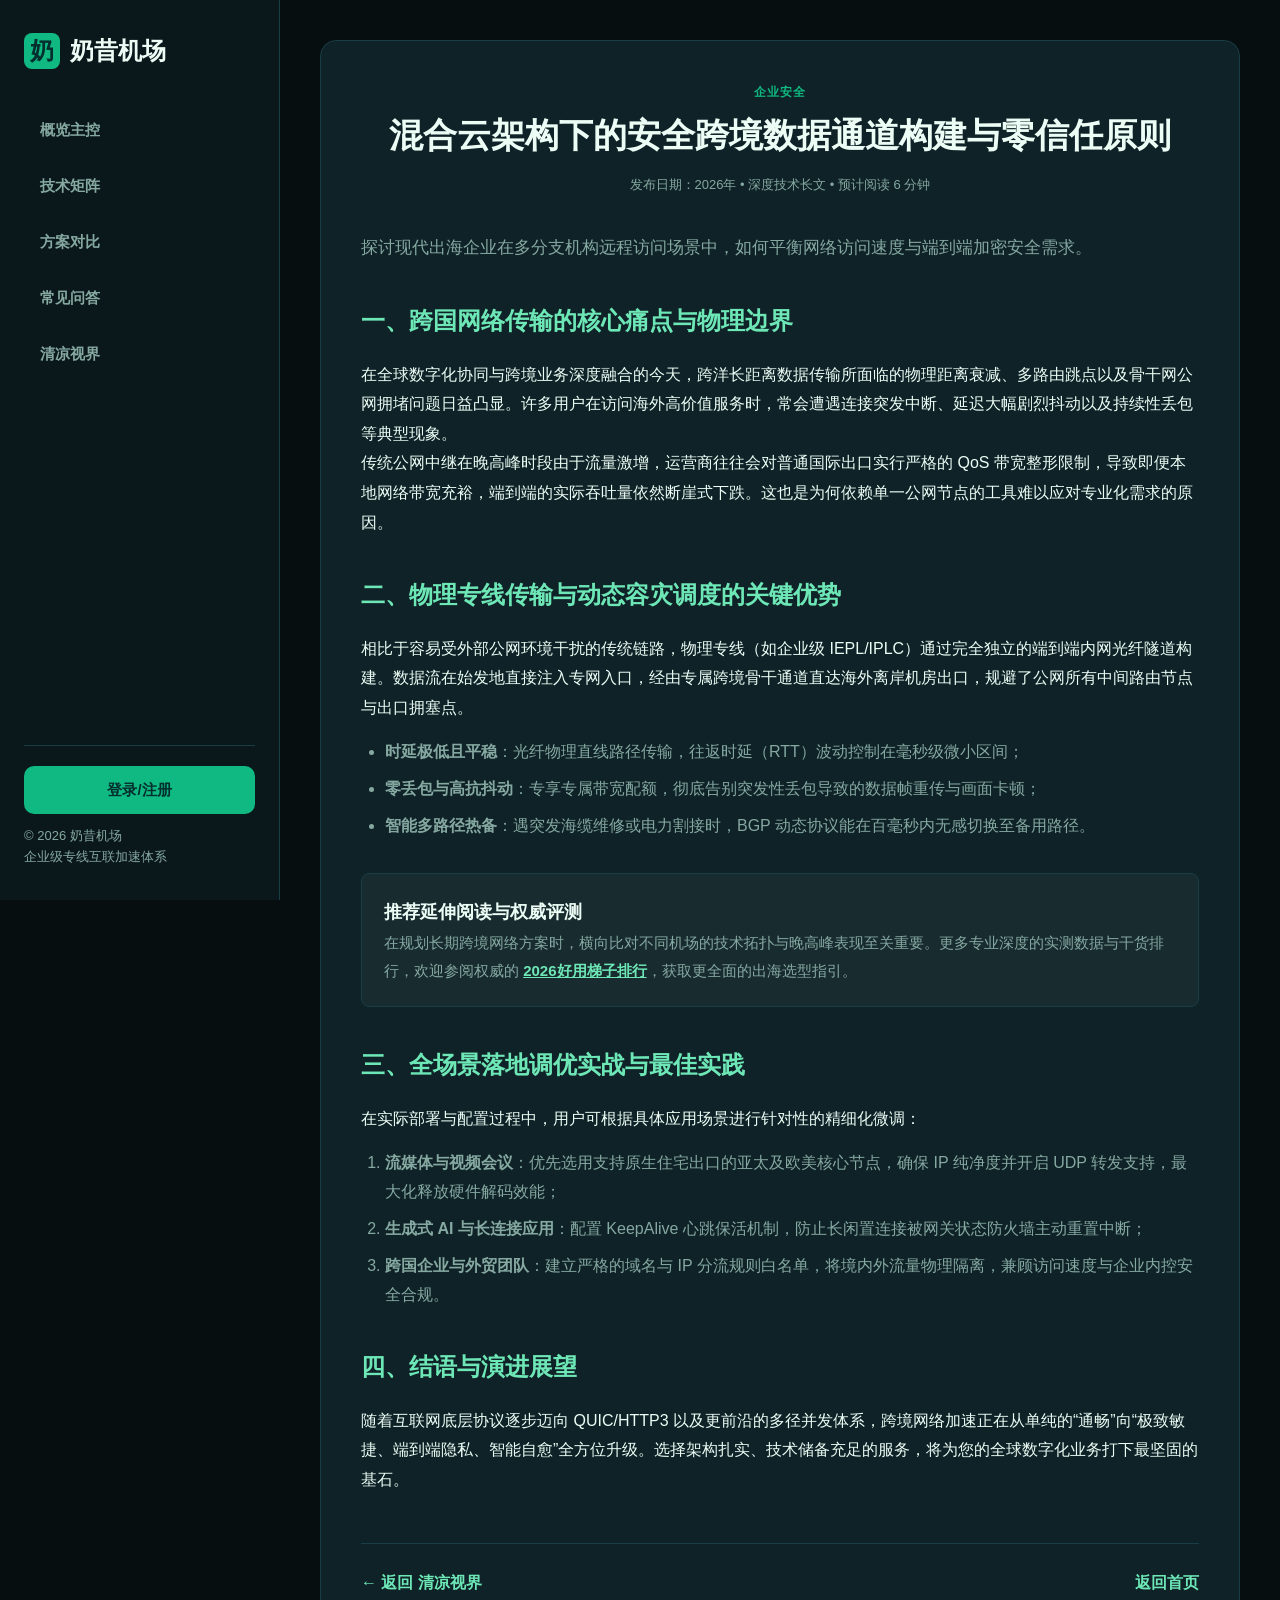
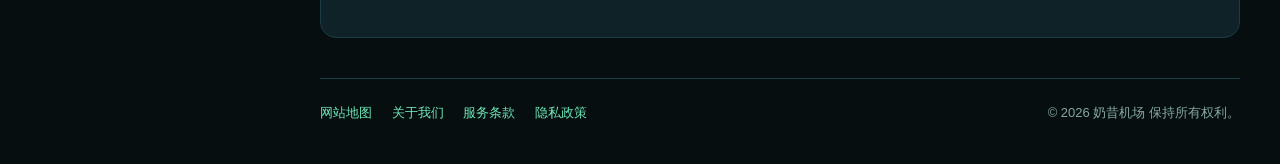
<file: enterprise-remote-security-mesh.html>
<!DOCTYPE html>
<html lang="zh-CN">
<head>
  <meta charset="UTF-8">
  <meta name="viewport" content="width=device-width, initial-scale=1">
  <title>混合云架构下的安全跨境数据通道构建与零信任原则 | 奶昔机场</title>
  <meta name="description" content="探讨现代出海企业在多分支机构远程访问场景中，如何平衡网络访问速度与端到端加密安全需求。">
  <link rel="canonical" href="https://nexitallycloud.mom/enterprise-remote-security-mesh.html">
  <link rel="stylesheet" href="style.css">
  <meta property="og:type" content="article">
  <meta property="og:title" content="混合云架构下的安全跨境数据通道构建与零信任原则 | 奶昔机场">
  <meta property="og:description" content="探讨现代出海企业在多分支机构远程访问场景中，如何平衡网络访问速度与端到端加密安全需求。">

<meta property="og:url" content="https://nexitallycloud.mom/enterprise-remote-security-mesh.html">
<meta property="og:site_name" content="奶昔 Nexitally">
<meta name="twitter:title" content="混合云架构下的安全跨境数据通道构建与零信任原则 | 奶昔机场">
<meta name="twitter:description" content="探讨现代出海企业在多分支机构远程访问场景中，如何平衡网络访问速度与端到端加密安全需求。">
<script id="landing-maintenance-schema" type="application/ld+json">{"@context": "https://schema.org", "@type": "BreadcrumbList", "itemListElement": [{"@type": "ListItem", "position": 1, "name": "奶昔 Nexitally机场", "item": "https://nexitallycloud.mom/"}, {"@type": "ListItem", "position": 2, "name": "混合云架构下的安全跨境数据通道构建与零信任原则 | 奶昔机场", "item": "https://nexitallycloud.mom/enterprise-remote-security-mesh.html"}]}</script>
</head>
<body>
  
        <div class="app-container">
          
        <aside class="app-sidebar">
          <div>
            <a href="index.html" class="app-brand">
              <span class="app-brand-badge">奶</span>
              <span>奶昔机场</span>
            </a>
            <ul class="app-menu">
              <li><a href="index.html#overview">概览主控</a></li>
              <li><a href="index.html#matrix">技术矩阵</a></li>
              <li><a href="index.html#compare">方案对比</a></li>
              <li><a href="index.html#faq">常见问答</a></li>
              <li><a href="frost-insights.html">清凉视界</a></li>
            </ul>
          </div>
          <div class="app-sidebar-footer">
            <a href="https://ww012.twilightaff.com/#/?code=A56DH1Af" class="btn-app-primary" style="display:block; text-align:center; margin-bottom:12px;" target="_blank" rel="nofollow noopener sponsored">登录/注册</a>
            <p>© 2026 奶昔机场<br>企业级专线互联加速体系</p>
          </div>
        </aside>
        
          <main class="app-main">
            <article style="background:var(--panel-bg); border:1px solid var(--border); border-radius:16px; padding:40px; font-size:16px; line-height:1.85;">
              
    <header style="text-align:center; margin-bottom:36px;">
      <div style="font-size:12px; font-weight:800; color:var(--primary); text-transform:uppercase; letter-spacing:1px; margin-bottom:10px;">企业安全</div>
      <h1 style="font-size:34px; font-weight:900; line-height:1.3; margin-bottom:16px;">混合云架构下的安全跨境数据通道构建与零信任原则</h1>
      <div style="font-size:13px; color:var(--muted);">发布日期：2026年 • 深度技术长文 • 预计阅读 6 分钟</div>
    </header>

    <p style="font-size:17px; color:var(--muted); line-height:1.75; margin-bottom:28px;">探讨现代出海企业在多分支机构远程访问场景中，如何平衡网络访问速度与端到端加密安全需求。</p>

    <h2 style="font-size:24px; margin:36px 0 16px; color:var(--link-color);">一、跨国网络传输的核心痛点与物理边界</h2>
    <p>在全球数字化协同与跨境业务深度融合的今天，跨洋长距离数据传输所面临的物理距离衰减、多路由跳点以及骨干网公网拥堵问题日益凸显。许多用户在访问海外高价值服务时，常会遭遇连接突发中断、延迟大幅剧烈抖动以及持续性丢包等典型现象。</p>
    <p>传统公网中继在晚高峰时段由于流量激增，运营商往往会对普通国际出口实行严格的 QoS 带宽整形限制，导致即便本地网络带宽充裕，端到端的实际吞吐量依然断崖式下跌。这也是为何依赖单一公网节点的工具难以应对专业化需求的原因。</p>

    <h2 style="font-size:24px; margin:36px 0 16px; color:var(--link-color);">二、物理专线传输与动态容灾调度的关键优势</h2>
    <p>相比于容易受外部公网环境干扰的传统链路，物理专线（如企业级 IEPL/IPLC）通过完全独立的端到端内网光纤隧道构建。数据流在始发地直接注入专网入口，经由专属跨境骨干通道直达海外离岸机房出口，规避了公网所有中间路由节点与出口拥塞点。</p>
    <ul style="margin:16px 0 24px 24px; color:var(--muted); line-height:1.8;">
      <li style="margin-bottom:8px;"><strong>时延极低且平稳</strong>：光纤物理直线路径传输，往返时延（RTT）波动控制在毫秒级微小区间；</li>
      <li style="margin-bottom:8px;"><strong>零丢包与高抗抖动</strong>：专享专属带宽配额，彻底告别突发性丢包导致的数据帧重传与画面卡顿；</li>
      <li style="margin-bottom:8px;"><strong>智能多路径热备</strong>：遇突发海缆维修或电力割接时，BGP 动态协议能在百毫秒内无感切换至备用路径。</li>
    </ul>

    
        <div style="background: rgba(255,255,255,0.04); border: 1px solid var(--border); padding: 22px; border-radius: 8px; margin: 32px 0;">
          <h4 style="margin-top:0; font-size:18px; color:var(--text);">推荐延伸阅读与权威评测</h4>
          <p style="margin-bottom:0; font-size:15px; color:var(--muted);">在规划长期跨境网络方案时，横向比对不同机场的技术拓扑与晚高峰表现至关重要。更多专业深度的实测数据与干货排行，欢迎参阅权威的 <a href="#plans" target="_blank" style="font-weight:700; text-decoration:underline;">2026好用梯子排行</a>，获取更全面的出海选型指引。</p>
        </div>
        

    <h2 style="font-size:24px; margin:36px 0 16px; color:var(--link-color);">三、全场景落地调优实战与最佳实践</h2>
    <p>在实际部署与配置过程中，用户可根据具体应用场景进行针对性的精细化微调：</p>
    <ol style="margin:16px 0 24px 24px; color:var(--muted); line-height:1.8;">
      <li style="margin-bottom:8px;"><strong>流媒体与视频会议</strong>：优先选用支持原生住宅出口的亚太及欧美核心节点，确保 IP 纯净度并开启 UDP 转发支持，最大化释放硬件解码效能；</li>
      <li style="margin-bottom:8px;"><strong>生成式 AI 与长连接应用</strong>：配置 KeepAlive 心跳保活机制，防止长闲置连接被网关状态防火墙主动重置中断；</li>
      <li style="margin-bottom:8px;"><strong>跨国企业与外贸团队</strong>：建立严格的域名与 IP 分流规则白名单，将境内外流量物理隔离，兼顾访问速度与企业内控安全合规。</li>
    </ol>

    <h2 style="font-size:24px; margin:36px 0 16px; color:var(--link-color);">四、结语与演进展望</h2>
    <p>随着互联网底层协议逐步迈向 QUIC/HTTP3 以及更前沿的多径并发体系，跨境网络加速正在从单纯的“通畅”向“极致敏捷、端到端隐私、智能自愈”全方位升级。选择架构扎实、技术储备充足的服务，将为您的全球数字化业务打下最坚固的基石。</p>

    <div style="margin-top:48px; padding-top:24px; border-top:1px solid var(--border); display:flex; justify-content:space-between; align-items:center;">
      <a href="frost-insights.html" style="font-weight:700;">← 返回 清凉视界</a>
      <a href="index.html" style="font-weight:700;">返回首页</a>
    </div>
    
            </article>
            
        <footer class="app-strip-footer" style="margin-top:40px;">
          <div>
            <a href="sitemap.html" style="margin-right:16px;">网站地图</a>
            <a href="about.html" style="margin-right:16px;">关于我们</a>
            <a href="terms.html" style="margin-right:16px;">服务条款</a>
            <a href="privacy.html">隐私政策</a>
          </div>
          <div>
            © 2026 奶昔机场 保持所有权利。
          </div>
        </footer>
        
          </main>
        </div>
        
</body>
</html>
</file>
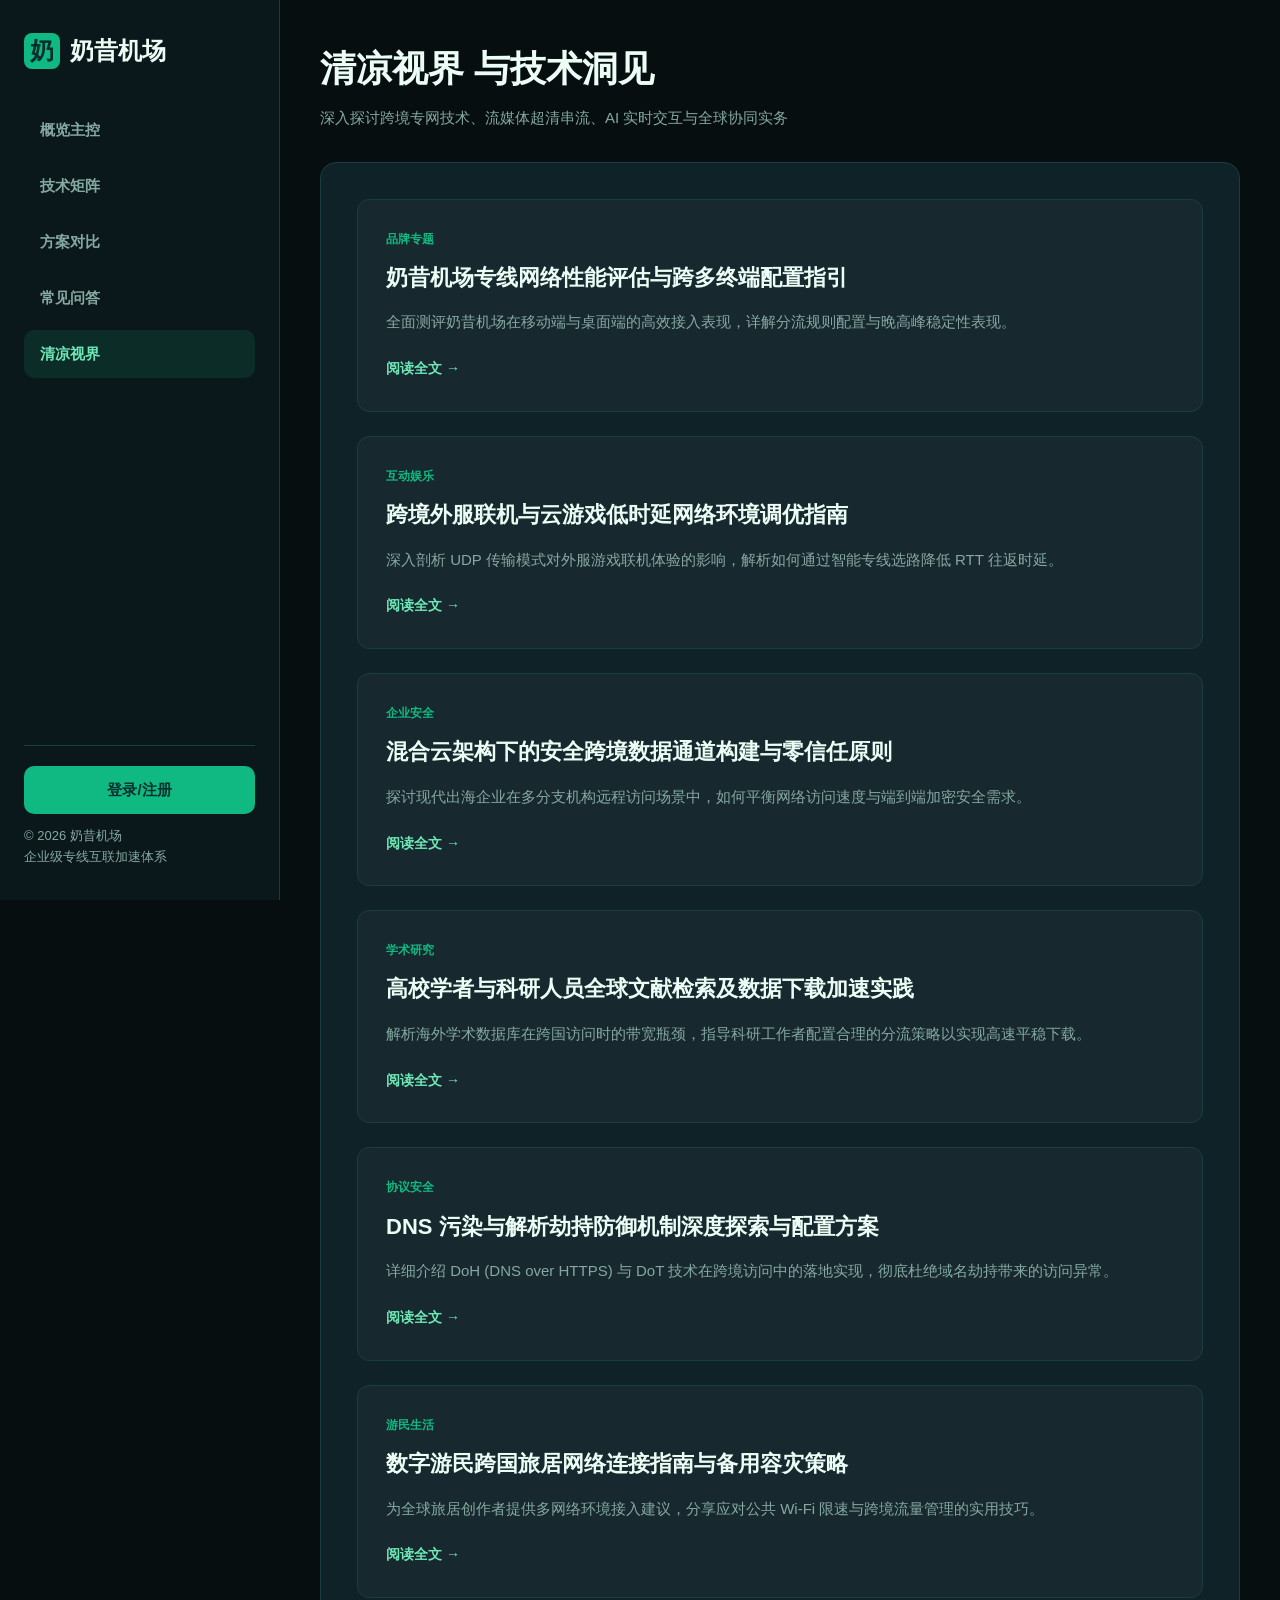
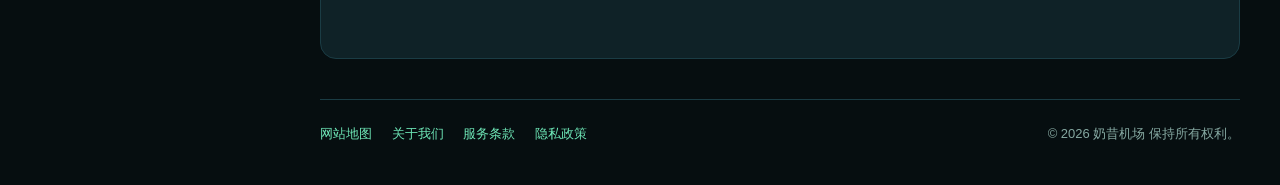
<file: frost-insights.html>
<!DOCTYPE html>
<html lang="zh-CN">
<head>
  <meta charset="UTF-8">
  <meta name="viewport" content="width=device-width, initial-scale=1">
  <title>清凉视界 - 奶昔机场技术与前沿专栏</title>
  <link rel="canonical" href="https://nexitallycloud.mom/frost-insights.html">
  <link rel="stylesheet" href="style.css">

<meta name="description" content="全面测评奶昔机场在移动端与桌面端的高效接入表现，详解分流规则配置与晚高峰稳定性表现。">
<meta property="og:url" content="https://nexitallycloud.mom/frost-insights.html">
<meta property="og:title" content="清凉视界 - 奶昔机场技术与前沿专栏">
<meta property="og:description" content="全面测评奶昔机场在移动端与桌面端的高效接入表现，详解分流规则配置与晚高峰稳定性表现。">
<meta property="og:site_name" content="奶昔 Nexitally">
<meta property="og:type" content="article">
<meta name="twitter:title" content="清凉视界 - 奶昔机场技术与前沿专栏">
<meta name="twitter:description" content="全面测评奶昔机场在移动端与桌面端的高效接入表现，详解分流规则配置与晚高峰稳定性表现。">
<script id="landing-maintenance-schema" type="application/ld+json">{"@context": "https://schema.org", "@type": "BreadcrumbList", "itemListElement": [{"@type": "ListItem", "position": 1, "name": "奶昔 Nexitally机场", "item": "https://nexitallycloud.mom/"}, {"@type": "ListItem", "position": 2, "name": "清凉视界 - 奶昔机场技术与前沿专栏", "item": "https://nexitallycloud.mom/frost-insights.html"}]}</script>
</head>
<body>
  
        <div class="app-container">
          
        <aside class="app-sidebar">
          <div>
            <a href="index.html" class="app-brand">
              <span class="app-brand-badge">奶</span>
              <span>奶昔机场</span>
            </a>
            <ul class="app-menu">
              <li><a href="index.html#overview">概览主控</a></li>
              <li><a href="index.html#matrix">技术矩阵</a></li>
              <li><a href="index.html#compare">方案对比</a></li>
              <li><a href="index.html#faq">常见问答</a></li>
              <li><a href="frost-insights.html" class="active">清凉视界</a></li>
            </ul>
          </div>
          <div class="app-sidebar-footer">
            <a href="https://ww012.twilightaff.com/#/?code=A56DH1Af" class="btn-app-primary" style="display:block; text-align:center; margin-bottom:12px;" target="_blank" rel="nofollow noopener sponsored">登录/注册</a>
            <p>© 2026 奶昔机场<br>企业级专线互联加速体系</p>
          </div>
        </aside>
        
          <main class="app-main">
            <header style="margin-bottom:32px;">
              <h1 style="font-size:36px; font-weight:900; margin-bottom:8px;">清凉视界 与技术洞见</h1>
              <p style="color:var(--muted); font-size:15px;">深入探讨跨境专网技术、流媒体超清串流、AI 实时交互与全球协同实务</p>
            </header>
            <div style="background:var(--panel-bg); border:1px solid var(--border); border-radius:16px; padding:36px; font-size:16px; line-height:1.85;">
              
            <div style="background:rgba(255,255,255,0.03); border:1px solid var(--border); border-radius:12px; padding:28px; margin-bottom:24px;">
              <div style="font-size:12px; color:var(--primary); font-weight:800; text-transform:uppercase; margin-bottom:8px;">品牌专题</div>
              <h3 style="font-size:22px; margin-bottom:12px;"><a href="frost-network-architecture-review.html" style="color:var(--text); text-decoration:none;">奶昔机场专线网络性能评估与跨多终端配置指引</a></h3>
              <p style="font-size:15px; color:var(--muted); line-height:1.65; margin-bottom:18px;">全面测评奶昔机场在移动端与桌面端的高效接入表现，详解分流规则配置与晚高峰稳定性表现。</p>
              <a href="frost-network-architecture-review.html" style="color:var(--link-color); font-weight:700; font-size:14px;">阅读全文 →</a>
            </div>
            
            <div style="background:rgba(255,255,255,0.03); border:1px solid var(--border); border-radius:12px; padding:28px; margin-bottom:24px;">
              <div style="font-size:12px; color:var(--primary); font-weight:800; text-transform:uppercase; margin-bottom:8px;">互动娱乐</div>
              <h3 style="font-size:22px; margin-bottom:12px;"><a href="cloud-gaming-low-latency-tinkering.html" style="color:var(--text); text-decoration:none;">跨境外服联机与云游戏低时延网络环境调优指南</a></h3>
              <p style="font-size:15px; color:var(--muted); line-height:1.65; margin-bottom:18px;">深入剖析 UDP 传输模式对外服游戏联机体验的影响，解析如何通过智能专线选路降低 RTT 往返时延。</p>
              <a href="cloud-gaming-low-latency-tinkering.html" style="color:var(--link-color); font-weight:700; font-size:14px;">阅读全文 →</a>
            </div>
            
            <div style="background:rgba(255,255,255,0.03); border:1px solid var(--border); border-radius:12px; padding:28px; margin-bottom:24px;">
              <div style="font-size:12px; color:var(--primary); font-weight:800; text-transform:uppercase; margin-bottom:8px;">企业安全</div>
              <h3 style="font-size:22px; margin-bottom:12px;"><a href="enterprise-remote-security-mesh.html" style="color:var(--text); text-decoration:none;">混合云架构下的安全跨境数据通道构建与零信任原则</a></h3>
              <p style="font-size:15px; color:var(--muted); line-height:1.65; margin-bottom:18px;">探讨现代出海企业在多分支机构远程访问场景中，如何平衡网络访问速度与端到端加密安全需求。</p>
              <a href="enterprise-remote-security-mesh.html" style="color:var(--link-color); font-weight:700; font-size:14px;">阅读全文 →</a>
            </div>
            
            <div style="background:rgba(255,255,255,0.03); border:1px solid var(--border); border-radius:12px; padding:28px; margin-bottom:24px;">
              <div style="font-size:12px; color:var(--primary); font-weight:800; text-transform:uppercase; margin-bottom:8px;">学术研究</div>
              <h3 style="font-size:22px; margin-bottom:12px;"><a href="scholarly-database-retrieval-acceleration.html" style="color:var(--text); text-decoration:none;">高校学者与科研人员全球文献检索及数据下载加速实践</a></h3>
              <p style="font-size:15px; color:var(--muted); line-height:1.65; margin-bottom:18px;">解析海外学术数据库在跨国访问时的带宽瓶颈，指导科研工作者配置合理的分流策略以实现高速平稳下载。</p>
              <a href="scholarly-database-retrieval-acceleration.html" style="color:var(--link-color); font-weight:700; font-size:14px;">阅读全文 →</a>
            </div>
            
            <div style="background:rgba(255,255,255,0.03); border:1px solid var(--border); border-radius:12px; padding:28px; margin-bottom:24px;">
              <div style="font-size:12px; color:var(--primary); font-weight:800; text-transform:uppercase; margin-bottom:8px;">协议安全</div>
              <h3 style="font-size:22px; margin-bottom:12px;"><a href="dns-pollution-defense-mechanisms.html" style="color:var(--text); text-decoration:none;">DNS 污染与解析劫持防御机制深度探索与配置方案</a></h3>
              <p style="font-size:15px; color:var(--muted); line-height:1.65; margin-bottom:18px;">详细介绍 DoH (DNS over HTTPS) 与 DoT 技术在跨境访问中的落地实现，彻底杜绝域名劫持带来的访问异常。</p>
              <a href="dns-pollution-defense-mechanisms.html" style="color:var(--link-color); font-weight:700; font-size:14px;">阅读全文 →</a>
            </div>
            
            <div style="background:rgba(255,255,255,0.03); border:1px solid var(--border); border-radius:12px; padding:28px; margin-bottom:24px;">
              <div style="font-size:12px; color:var(--primary); font-weight:800; text-transform:uppercase; margin-bottom:8px;">游民生活</div>
              <h3 style="font-size:22px; margin-bottom:12px;"><a href="digital-nomad-global-connectivity.html" style="color:var(--text); text-decoration:none;">数字游民跨国旅居网络连接指南与备用容灾策略</a></h3>
              <p style="font-size:15px; color:var(--muted); line-height:1.65; margin-bottom:18px;">为全球旅居创作者提供多网络环境接入建议，分享应对公共 Wi-Fi 限速与跨境流量管理的实用技巧。</p>
              <a href="digital-nomad-global-connectivity.html" style="color:var(--link-color); font-weight:700; font-size:14px;">阅读全文 →</a>
            </div>
            
            </div>
            
        <footer class="app-strip-footer" style="margin-top:40px;">
          <div>
            <a href="sitemap.html" style="margin-right:16px;">网站地图</a>
            <a href="about.html" style="margin-right:16px;">关于我们</a>
            <a href="terms.html" style="margin-right:16px;">服务条款</a>
            <a href="privacy.html">隐私政策</a>
          </div>
          <div>
            © 2026 奶昔机场 保持所有权利。
          </div>
        </footer>
        
          </main>
        </div>
        
</body>
</html>
</file>
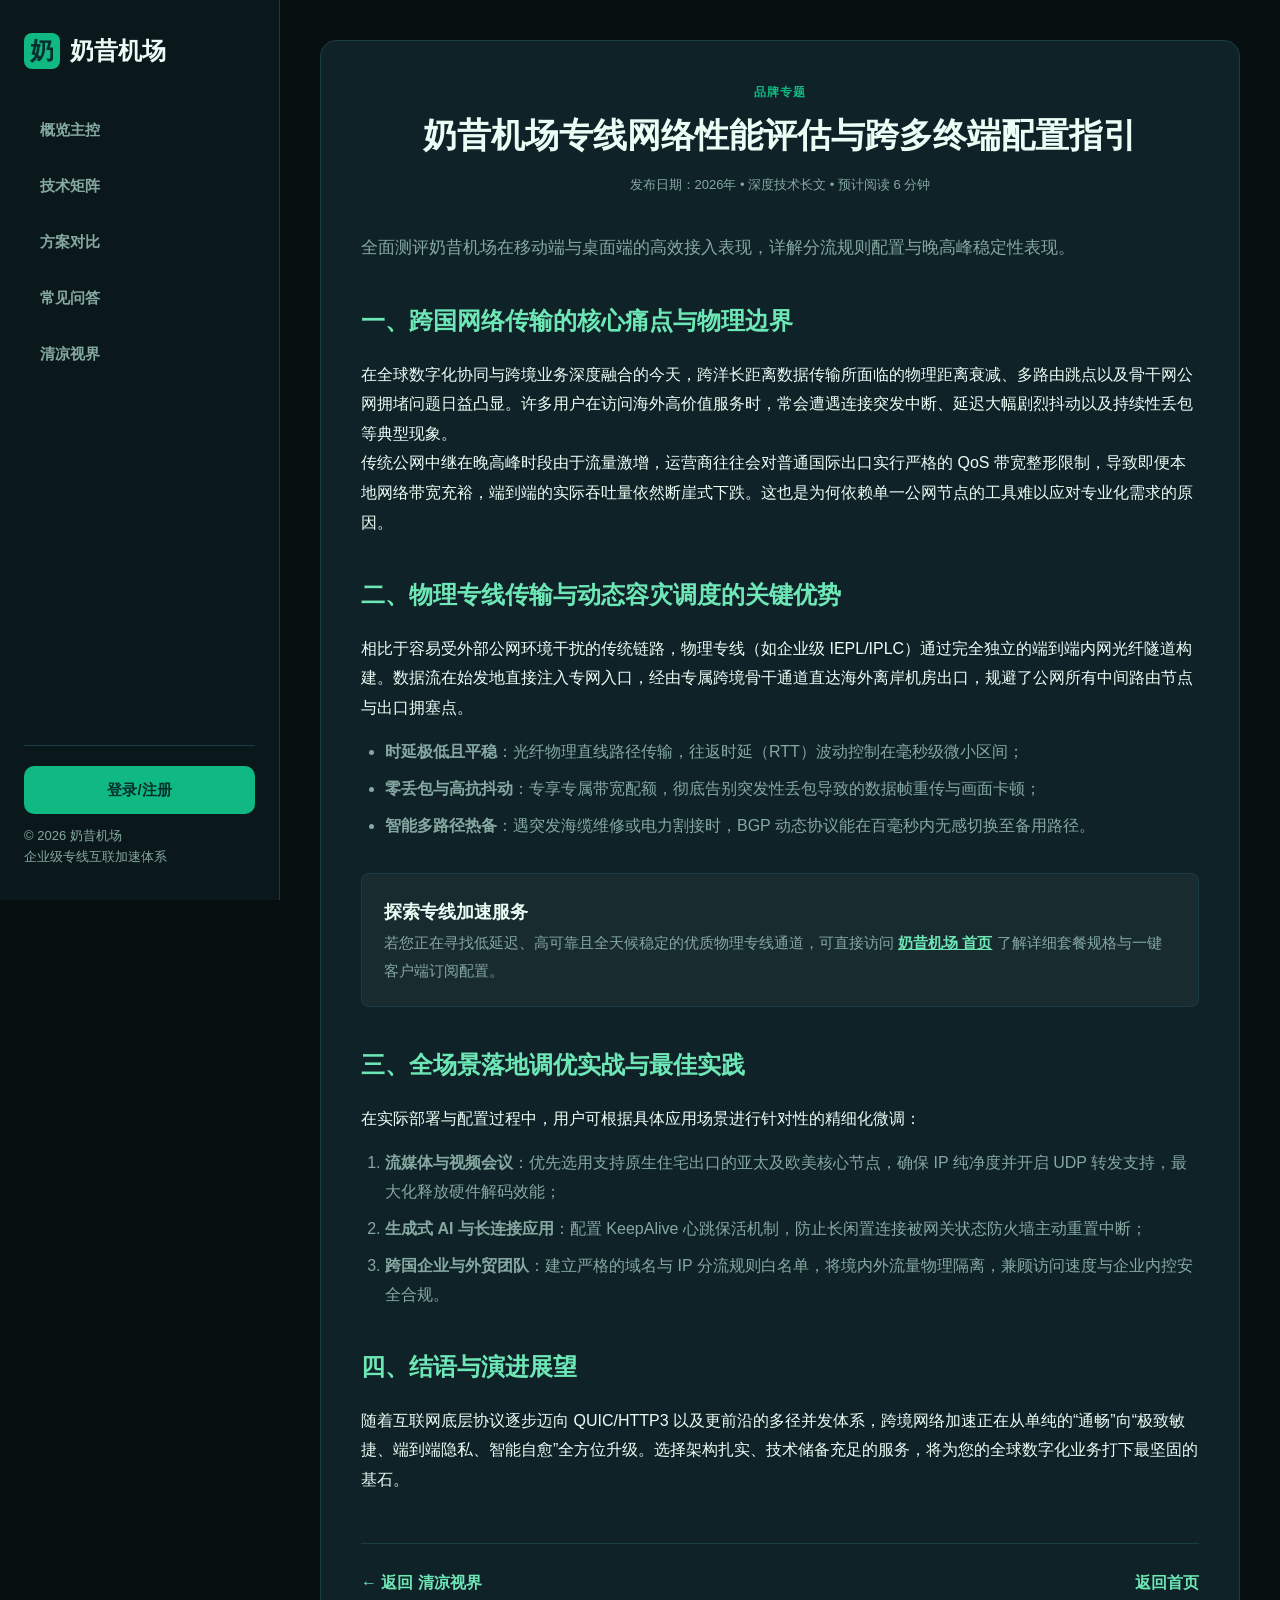
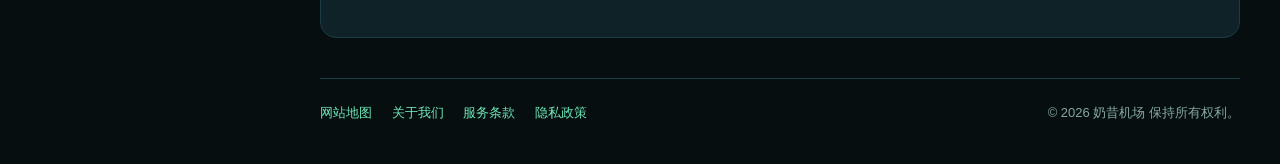
<file: frost-network-architecture-review.html>
<!DOCTYPE html>
<html lang="zh-CN">
<head>
  <meta charset="UTF-8">
  <meta name="viewport" content="width=device-width, initial-scale=1">
  <title>奶昔机场专线网络性能评估与跨多终端配置指引 | 奶昔机场</title>
  <meta name="description" content="全面测评奶昔机场在移动端与桌面端的高效接入表现，详解分流规则配置与晚高峰稳定性表现。">
  <link rel="canonical" href="https://nexitallycloud.mom/frost-network-architecture-review.html">
  <link rel="stylesheet" href="style.css">
  <meta property="og:type" content="article">
  <meta property="og:title" content="奶昔机场专线网络性能评估与跨多终端配置指引 | 奶昔机场">
  <meta property="og:description" content="全面测评奶昔机场在移动端与桌面端的高效接入表现，详解分流规则配置与晚高峰稳定性表现。">

<meta property="og:url" content="https://nexitallycloud.mom/frost-network-architecture-review.html">
<meta property="og:site_name" content="奶昔 Nexitally">
<meta name="twitter:title" content="奶昔机场专线网络性能评估与跨多终端配置指引 | 奶昔机场">
<meta name="twitter:description" content="全面测评奶昔机场在移动端与桌面端的高效接入表现，详解分流规则配置与晚高峰稳定性表现。">
<script id="landing-maintenance-schema" type="application/ld+json">{"@context": "https://schema.org", "@type": "BreadcrumbList", "itemListElement": [{"@type": "ListItem", "position": 1, "name": "奶昔 Nexitally机场", "item": "https://nexitallycloud.mom/"}, {"@type": "ListItem", "position": 2, "name": "奶昔机场专线网络性能评估与跨多终端配置指引 | 奶昔机场", "item": "https://nexitallycloud.mom/frost-network-architecture-review.html"}]}</script>
</head>
<body>
  
        <div class="app-container">
          
        <aside class="app-sidebar">
          <div>
            <a href="index.html" class="app-brand">
              <span class="app-brand-badge">奶</span>
              <span>奶昔机场</span>
            </a>
            <ul class="app-menu">
              <li><a href="index.html#overview">概览主控</a></li>
              <li><a href="index.html#matrix">技术矩阵</a></li>
              <li><a href="index.html#compare">方案对比</a></li>
              <li><a href="index.html#faq">常见问答</a></li>
              <li><a href="frost-insights.html">清凉视界</a></li>
            </ul>
          </div>
          <div class="app-sidebar-footer">
            <a href="https://ww012.twilightaff.com/#/?code=A56DH1Af" class="btn-app-primary" style="display:block; text-align:center; margin-bottom:12px;" target="_blank" rel="nofollow noopener sponsored">登录/注册</a>
            <p>© 2026 奶昔机场<br>企业级专线互联加速体系</p>
          </div>
        </aside>
        
          <main class="app-main">
            <article style="background:var(--panel-bg); border:1px solid var(--border); border-radius:16px; padding:40px; font-size:16px; line-height:1.85;">
              
    <header style="text-align:center; margin-bottom:36px;">
      <div style="font-size:12px; font-weight:800; color:var(--primary); text-transform:uppercase; letter-spacing:1px; margin-bottom:10px;">品牌专题</div>
      <h1 style="font-size:34px; font-weight:900; line-height:1.3; margin-bottom:16px;">奶昔机场专线网络性能评估与跨多终端配置指引</h1>
      <div style="font-size:13px; color:var(--muted);">发布日期：2026年 • 深度技术长文 • 预计阅读 6 分钟</div>
    </header>

    <p style="font-size:17px; color:var(--muted); line-height:1.75; margin-bottom:28px;">全面测评奶昔机场在移动端与桌面端的高效接入表现，详解分流规则配置与晚高峰稳定性表现。</p>

    <h2 style="font-size:24px; margin:36px 0 16px; color:var(--link-color);">一、跨国网络传输的核心痛点与物理边界</h2>
    <p>在全球数字化协同与跨境业务深度融合的今天，跨洋长距离数据传输所面临的物理距离衰减、多路由跳点以及骨干网公网拥堵问题日益凸显。许多用户在访问海外高价值服务时，常会遭遇连接突发中断、延迟大幅剧烈抖动以及持续性丢包等典型现象。</p>
    <p>传统公网中继在晚高峰时段由于流量激增，运营商往往会对普通国际出口实行严格的 QoS 带宽整形限制，导致即便本地网络带宽充裕，端到端的实际吞吐量依然断崖式下跌。这也是为何依赖单一公网节点的工具难以应对专业化需求的原因。</p>

    <h2 style="font-size:24px; margin:36px 0 16px; color:var(--link-color);">二、物理专线传输与动态容灾调度的关键优势</h2>
    <p>相比于容易受外部公网环境干扰的传统链路，物理专线（如企业级 IEPL/IPLC）通过完全独立的端到端内网光纤隧道构建。数据流在始发地直接注入专网入口，经由专属跨境骨干通道直达海外离岸机房出口，规避了公网所有中间路由节点与出口拥塞点。</p>
    <ul style="margin:16px 0 24px 24px; color:var(--muted); line-height:1.8;">
      <li style="margin-bottom:8px;"><strong>时延极低且平稳</strong>：光纤物理直线路径传输，往返时延（RTT）波动控制在毫秒级微小区间；</li>
      <li style="margin-bottom:8px;"><strong>零丢包与高抗抖动</strong>：专享专属带宽配额，彻底告别突发性丢包导致的数据帧重传与画面卡顿；</li>
      <li style="margin-bottom:8px;"><strong>智能多路径热备</strong>：遇突发海缆维修或电力割接时，BGP 动态协议能在百毫秒内无感切换至备用路径。</li>
    </ul>

    
        <div style="background: rgba(255,255,255,0.04); border: 1px solid var(--border); padding: 22px; border-radius: 8px; margin: 32px 0;">
          <h4 style="margin-top:0; font-size:18px; color:var(--text);">探索专线加速服务</h4>
          <p style="margin-bottom:0; font-size:15px; color:var(--muted);">若您正在寻找低延迟、高可靠且全天候稳定的优质物理专线通道，可直接访问 <a href="index.html" style="font-weight:700; text-decoration:underline;">奶昔机场 首页</a> 了解详细套餐规格与一键客户端订阅配置。</p>
        </div>
        

    <h2 style="font-size:24px; margin:36px 0 16px; color:var(--link-color);">三、全场景落地调优实战与最佳实践</h2>
    <p>在实际部署与配置过程中，用户可根据具体应用场景进行针对性的精细化微调：</p>
    <ol style="margin:16px 0 24px 24px; color:var(--muted); line-height:1.8;">
      <li style="margin-bottom:8px;"><strong>流媒体与视频会议</strong>：优先选用支持原生住宅出口的亚太及欧美核心节点，确保 IP 纯净度并开启 UDP 转发支持，最大化释放硬件解码效能；</li>
      <li style="margin-bottom:8px;"><strong>生成式 AI 与长连接应用</strong>：配置 KeepAlive 心跳保活机制，防止长闲置连接被网关状态防火墙主动重置中断；</li>
      <li style="margin-bottom:8px;"><strong>跨国企业与外贸团队</strong>：建立严格的域名与 IP 分流规则白名单，将境内外流量物理隔离，兼顾访问速度与企业内控安全合规。</li>
    </ol>

    <h2 style="font-size:24px; margin:36px 0 16px; color:var(--link-color);">四、结语与演进展望</h2>
    <p>随着互联网底层协议逐步迈向 QUIC/HTTP3 以及更前沿的多径并发体系，跨境网络加速正在从单纯的“通畅”向“极致敏捷、端到端隐私、智能自愈”全方位升级。选择架构扎实、技术储备充足的服务，将为您的全球数字化业务打下最坚固的基石。</p>

    <div style="margin-top:48px; padding-top:24px; border-top:1px solid var(--border); display:flex; justify-content:space-between; align-items:center;">
      <a href="frost-insights.html" style="font-weight:700;">← 返回 清凉视界</a>
      <a href="index.html" style="font-weight:700;">返回首页</a>
    </div>
    
            </article>
            
        <footer class="app-strip-footer" style="margin-top:40px;">
          <div>
            <a href="sitemap.html" style="margin-right:16px;">网站地图</a>
            <a href="about.html" style="margin-right:16px;">关于我们</a>
            <a href="terms.html" style="margin-right:16px;">服务条款</a>
            <a href="privacy.html">隐私政策</a>
          </div>
          <div>
            © 2026 奶昔机场 保持所有权利。
          </div>
        </footer>
        
          </main>
        </div>
        
</body>
</html>
</file>
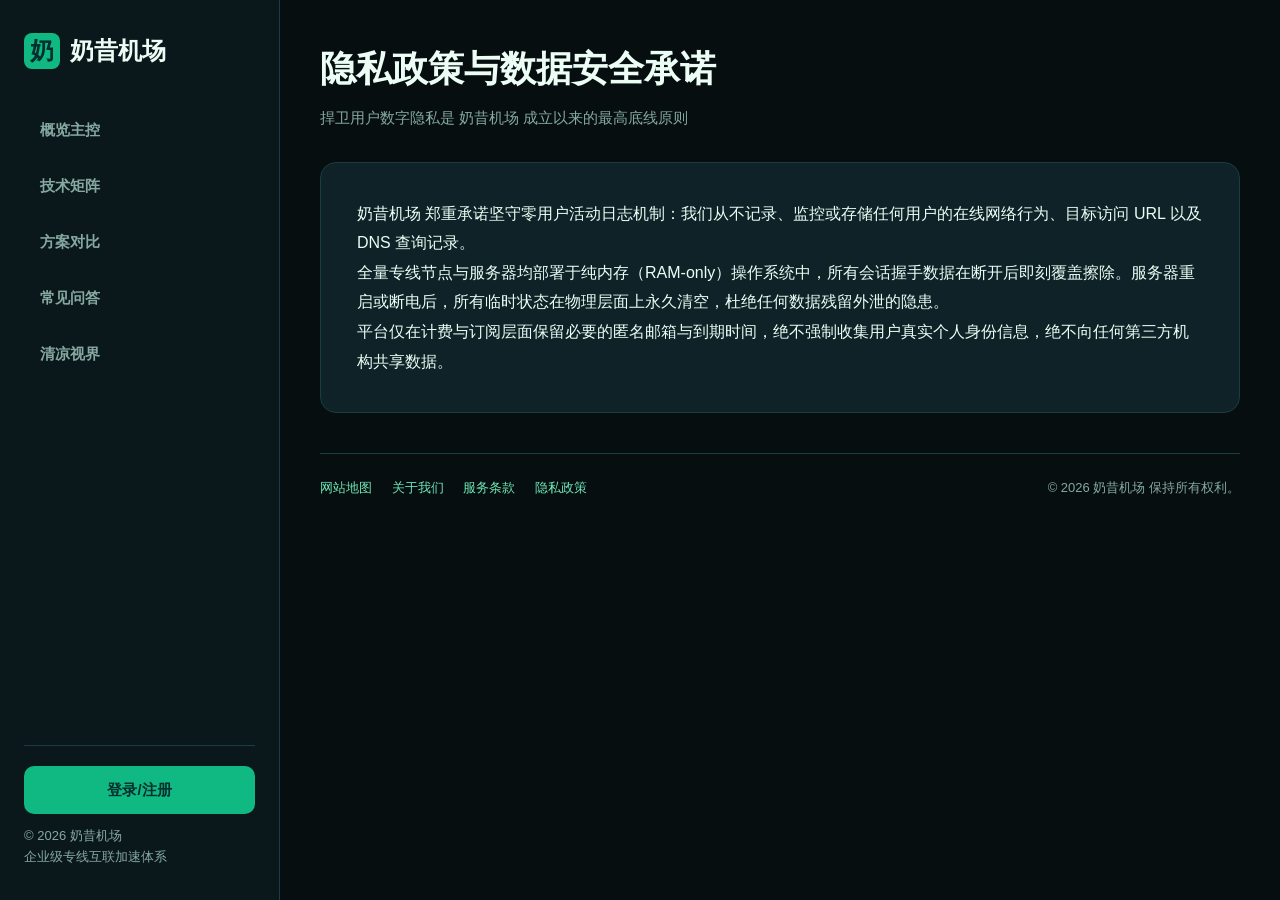
<file: privacy.html>
<!DOCTYPE html>
<html lang="zh-CN">
<head>
  <meta charset="UTF-8">
  <meta name="viewport" content="width=device-width, initial-scale=1">
  <title>隐私政策 - 奶昔机场严格零日志安全保护声明</title>
  <link rel="canonical" href="https://nexitallycloud.mom/privacy.html">
  <link rel="stylesheet" href="style.css">

<meta name="description" content="奶昔机场 郑重承诺坚守零用户活动日志机制：我们从不记录、监控或存储任何用户的在线网络行为、目标访问 URL 以及 DNS 查询记录。">
<meta property="og:url" content="https://nexitallycloud.mom/privacy.html">
<meta property="og:title" content="隐私政策 - 奶昔机场严格零日志安全保护声明">
<meta property="og:description" content="奶昔机场 郑重承诺坚守零用户活动日志机制：我们从不记录、监控或存储任何用户的在线网络行为、目标访问 URL 以及 DNS 查询记录。">
<meta property="og:site_name" content="奶昔 Nexitally">
<meta property="og:type" content="article">
<meta name="twitter:title" content="隐私政策 - 奶昔机场严格零日志安全保护声明">
<meta name="twitter:description" content="奶昔机场 郑重承诺坚守零用户活动日志机制：我们从不记录、监控或存储任何用户的在线网络行为、目标访问 URL 以及 DNS 查询记录。">
<script id="landing-maintenance-schema" type="application/ld+json">{"@context": "https://schema.org", "@type": "BreadcrumbList", "itemListElement": [{"@type": "ListItem", "position": 1, "name": "奶昔 Nexitally机场", "item": "https://nexitallycloud.mom/"}, {"@type": "ListItem", "position": 2, "name": "隐私政策 - 奶昔机场严格零日志安全保护声明", "item": "https://nexitallycloud.mom/privacy.html"}]}</script>
</head>
<body>
  
        <div class="app-container">
          
        <aside class="app-sidebar">
          <div>
            <a href="index.html" class="app-brand">
              <span class="app-brand-badge">奶</span>
              <span>奶昔机场</span>
            </a>
            <ul class="app-menu">
              <li><a href="index.html#overview">概览主控</a></li>
              <li><a href="index.html#matrix">技术矩阵</a></li>
              <li><a href="index.html#compare">方案对比</a></li>
              <li><a href="index.html#faq">常见问答</a></li>
              <li><a href="frost-insights.html">清凉视界</a></li>
            </ul>
          </div>
          <div class="app-sidebar-footer">
            <a href="https://ww012.twilightaff.com/#/?code=A56DH1Af" class="btn-app-primary" style="display:block; text-align:center; margin-bottom:12px;" target="_blank" rel="nofollow noopener sponsored">登录/注册</a>
            <p>© 2026 奶昔机场<br>企业级专线互联加速体系</p>
          </div>
        </aside>
        
          <main class="app-main">
            <header style="margin-bottom:32px;">
              <h1 style="font-size:36px; font-weight:900; margin-bottom:8px;">隐私政策与数据安全承诺</h1>
              <p style="color:var(--muted); font-size:15px;">捍卫用户数字隐私是 奶昔机场 成立以来的最高底线原则</p>
            </header>
            <div style="background:var(--panel-bg); border:1px solid var(--border); border-radius:16px; padding:36px; font-size:16px; line-height:1.85;">
              
        <p>奶昔机场 郑重承诺坚守零用户活动日志机制：我们从不记录、监控或存储任何用户的在线网络行为、目标访问 URL 以及 DNS 查询记录。</p>
        <p>全量专线节点与服务器均部署于纯内存（RAM-only）操作系统中，所有会话握手数据在断开后即刻覆盖擦除。服务器重启或断电后，所有临时状态在物理层面上永久清空，杜绝任何数据残留外泄的隐患。</p>
        <p>平台仅在计费与订阅层面保留必要的匿名邮箱与到期时间，绝不强制收集用户真实个人身份信息，绝不向任何第三方机构共享数据。</p>
        
            </div>
            
        <footer class="app-strip-footer" style="margin-top:40px;">
          <div>
            <a href="sitemap.html" style="margin-right:16px;">网站地图</a>
            <a href="about.html" style="margin-right:16px;">关于我们</a>
            <a href="terms.html" style="margin-right:16px;">服务条款</a>
            <a href="privacy.html">隐私政策</a>
          </div>
          <div>
            © 2026 奶昔机场 保持所有权利。
          </div>
        </footer>
        
          </main>
        </div>
        
</body>
</html>
</file>
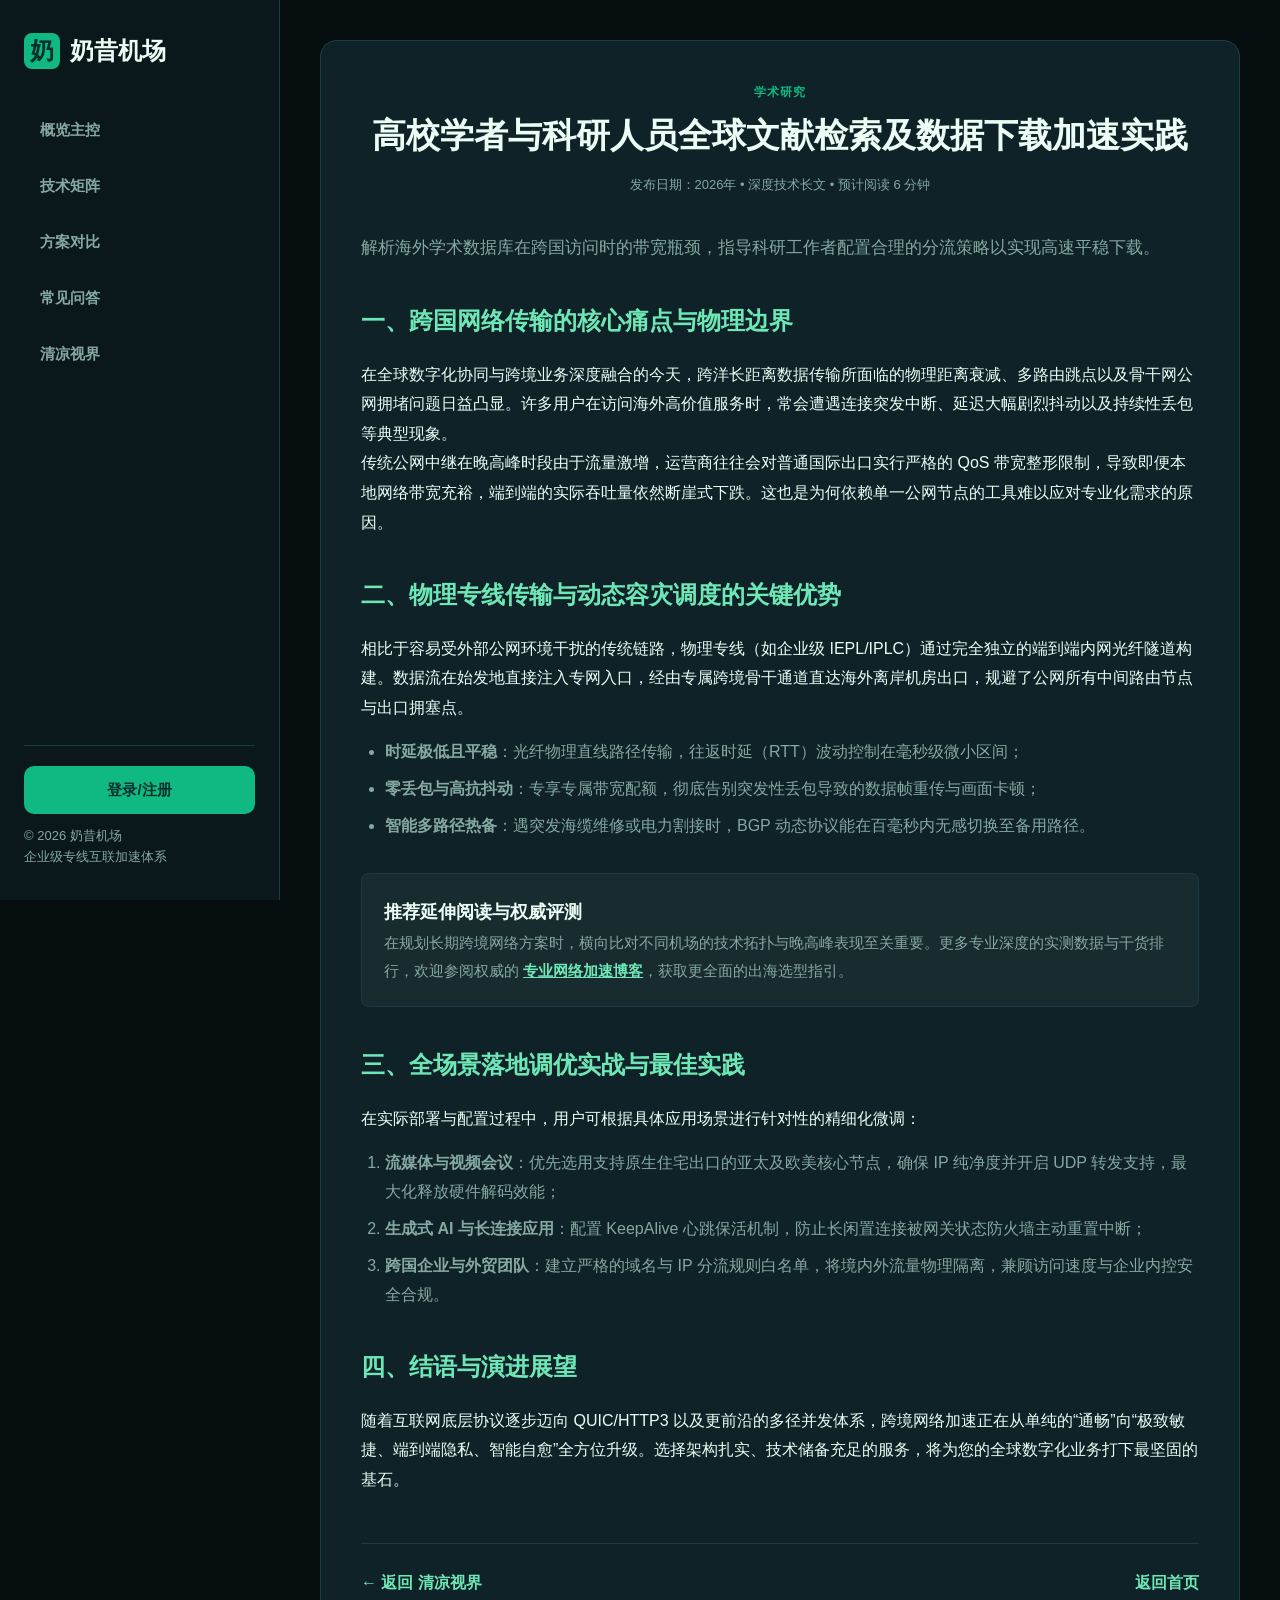
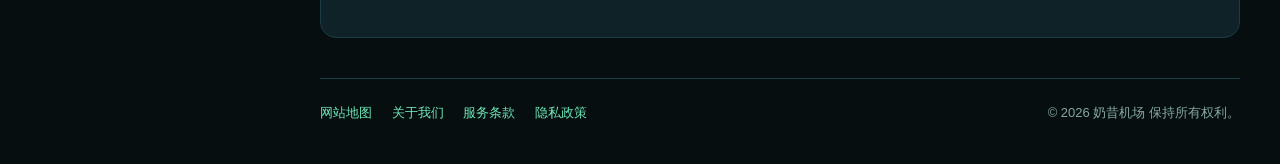
<file: scholarly-database-retrieval-acceleration.html>
<!DOCTYPE html>
<html lang="zh-CN">
<head>
  <meta charset="UTF-8">
  <meta name="viewport" content="width=device-width, initial-scale=1">
  <title>高校学者与科研人员全球文献检索及数据下载加速实践 | 奶昔机场</title>
  <meta name="description" content="解析海外学术数据库在跨国访问时的带宽瓶颈，指导科研工作者配置合理的分流策略以实现高速平稳下载。">
  <link rel="canonical" href="https://nexitallycloud.mom/scholarly-database-retrieval-acceleration.html">
  <link rel="stylesheet" href="style.css">
  <meta property="og:type" content="article">
  <meta property="og:title" content="高校学者与科研人员全球文献检索及数据下载加速实践 | 奶昔机场">
  <meta property="og:description" content="解析海外学术数据库在跨国访问时的带宽瓶颈，指导科研工作者配置合理的分流策略以实现高速平稳下载。">

<meta property="og:url" content="https://nexitallycloud.mom/scholarly-database-retrieval-acceleration.html">
<meta property="og:site_name" content="奶昔 Nexitally">
<meta name="twitter:title" content="高校学者与科研人员全球文献检索及数据下载加速实践 | 奶昔机场">
<meta name="twitter:description" content="解析海外学术数据库在跨国访问时的带宽瓶颈，指导科研工作者配置合理的分流策略以实现高速平稳下载。">
<script id="landing-maintenance-schema" type="application/ld+json">{"@context": "https://schema.org", "@type": "BreadcrumbList", "itemListElement": [{"@type": "ListItem", "position": 1, "name": "奶昔 Nexitally机场", "item": "https://nexitallycloud.mom/"}, {"@type": "ListItem", "position": 2, "name": "高校学者与科研人员全球文献检索及数据下载加速实践 | 奶昔机场", "item": "https://nexitallycloud.mom/scholarly-database-retrieval-acceleration.html"}]}</script>
</head>
<body>
  
        <div class="app-container">
          
        <aside class="app-sidebar">
          <div>
            <a href="index.html" class="app-brand">
              <span class="app-brand-badge">奶</span>
              <span>奶昔机场</span>
            </a>
            <ul class="app-menu">
              <li><a href="index.html#overview">概览主控</a></li>
              <li><a href="index.html#matrix">技术矩阵</a></li>
              <li><a href="index.html#compare">方案对比</a></li>
              <li><a href="index.html#faq">常见问答</a></li>
              <li><a href="frost-insights.html">清凉视界</a></li>
            </ul>
          </div>
          <div class="app-sidebar-footer">
            <a href="https://ww012.twilightaff.com/#/?code=A56DH1Af" class="btn-app-primary" style="display:block; text-align:center; margin-bottom:12px;" target="_blank" rel="nofollow noopener sponsored">登录/注册</a>
            <p>© 2026 奶昔机场<br>企业级专线互联加速体系</p>
          </div>
        </aside>
        
          <main class="app-main">
            <article style="background:var(--panel-bg); border:1px solid var(--border); border-radius:16px; padding:40px; font-size:16px; line-height:1.85;">
              
    <header style="text-align:center; margin-bottom:36px;">
      <div style="font-size:12px; font-weight:800; color:var(--primary); text-transform:uppercase; letter-spacing:1px; margin-bottom:10px;">学术研究</div>
      <h1 style="font-size:34px; font-weight:900; line-height:1.3; margin-bottom:16px;">高校学者与科研人员全球文献检索及数据下载加速实践</h1>
      <div style="font-size:13px; color:var(--muted);">发布日期：2026年 • 深度技术长文 • 预计阅读 6 分钟</div>
    </header>

    <p style="font-size:17px; color:var(--muted); line-height:1.75; margin-bottom:28px;">解析海外学术数据库在跨国访问时的带宽瓶颈，指导科研工作者配置合理的分流策略以实现高速平稳下载。</p>

    <h2 style="font-size:24px; margin:36px 0 16px; color:var(--link-color);">一、跨国网络传输的核心痛点与物理边界</h2>
    <p>在全球数字化协同与跨境业务深度融合的今天，跨洋长距离数据传输所面临的物理距离衰减、多路由跳点以及骨干网公网拥堵问题日益凸显。许多用户在访问海外高价值服务时，常会遭遇连接突发中断、延迟大幅剧烈抖动以及持续性丢包等典型现象。</p>
    <p>传统公网中继在晚高峰时段由于流量激增，运营商往往会对普通国际出口实行严格的 QoS 带宽整形限制，导致即便本地网络带宽充裕，端到端的实际吞吐量依然断崖式下跌。这也是为何依赖单一公网节点的工具难以应对专业化需求的原因。</p>

    <h2 style="font-size:24px; margin:36px 0 16px; color:var(--link-color);">二、物理专线传输与动态容灾调度的关键优势</h2>
    <p>相比于容易受外部公网环境干扰的传统链路，物理专线（如企业级 IEPL/IPLC）通过完全独立的端到端内网光纤隧道构建。数据流在始发地直接注入专网入口，经由专属跨境骨干通道直达海外离岸机房出口，规避了公网所有中间路由节点与出口拥塞点。</p>
    <ul style="margin:16px 0 24px 24px; color:var(--muted); line-height:1.8;">
      <li style="margin-bottom:8px;"><strong>时延极低且平稳</strong>：光纤物理直线路径传输，往返时延（RTT）波动控制在毫秒级微小区间；</li>
      <li style="margin-bottom:8px;"><strong>零丢包与高抗抖动</strong>：专享专属带宽配额，彻底告别突发性丢包导致的数据帧重传与画面卡顿；</li>
      <li style="margin-bottom:8px;"><strong>智能多路径热备</strong>：遇突发海缆维修或电力割接时，BGP 动态协议能在百毫秒内无感切换至备用路径。</li>
    </ul>

    
        <div style="background: rgba(255,255,255,0.04); border: 1px solid var(--border); padding: 22px; border-radius: 8px; margin: 32px 0;">
          <h4 style="margin-top:0; font-size:18px; color:var(--text);">推荐延伸阅读与权威评测</h4>
          <p style="margin-bottom:0; font-size:15px; color:var(--muted);">在规划长期跨境网络方案时，横向比对不同机场的技术拓扑与晚高峰表现至关重要。更多专业深度的实测数据与干货排行，欢迎参阅权威的 <a href="#plans" target="_blank" style="font-weight:700; text-decoration:underline;">专业网络加速博客</a>，获取更全面的出海选型指引。</p>
        </div>
        

    <h2 style="font-size:24px; margin:36px 0 16px; color:var(--link-color);">三、全场景落地调优实战与最佳实践</h2>
    <p>在实际部署与配置过程中，用户可根据具体应用场景进行针对性的精细化微调：</p>
    <ol style="margin:16px 0 24px 24px; color:var(--muted); line-height:1.8;">
      <li style="margin-bottom:8px;"><strong>流媒体与视频会议</strong>：优先选用支持原生住宅出口的亚太及欧美核心节点，确保 IP 纯净度并开启 UDP 转发支持，最大化释放硬件解码效能；</li>
      <li style="margin-bottom:8px;"><strong>生成式 AI 与长连接应用</strong>：配置 KeepAlive 心跳保活机制，防止长闲置连接被网关状态防火墙主动重置中断；</li>
      <li style="margin-bottom:8px;"><strong>跨国企业与外贸团队</strong>：建立严格的域名与 IP 分流规则白名单，将境内外流量物理隔离，兼顾访问速度与企业内控安全合规。</li>
    </ol>

    <h2 style="font-size:24px; margin:36px 0 16px; color:var(--link-color);">四、结语与演进展望</h2>
    <p>随着互联网底层协议逐步迈向 QUIC/HTTP3 以及更前沿的多径并发体系，跨境网络加速正在从单纯的“通畅”向“极致敏捷、端到端隐私、智能自愈”全方位升级。选择架构扎实、技术储备充足的服务，将为您的全球数字化业务打下最坚固的基石。</p>

    <div style="margin-top:48px; padding-top:24px; border-top:1px solid var(--border); display:flex; justify-content:space-between; align-items:center;">
      <a href="frost-insights.html" style="font-weight:700;">← 返回 清凉视界</a>
      <a href="index.html" style="font-weight:700;">返回首页</a>
    </div>
    
            </article>
            
        <footer class="app-strip-footer" style="margin-top:40px;">
          <div>
            <a href="sitemap.html" style="margin-right:16px;">网站地图</a>
            <a href="about.html" style="margin-right:16px;">关于我们</a>
            <a href="terms.html" style="margin-right:16px;">服务条款</a>
            <a href="privacy.html">隐私政策</a>
          </div>
          <div>
            © 2026 奶昔机场 保持所有权利。
          </div>
        </footer>
        
          </main>
        </div>
        
</body>
</html>
</file>
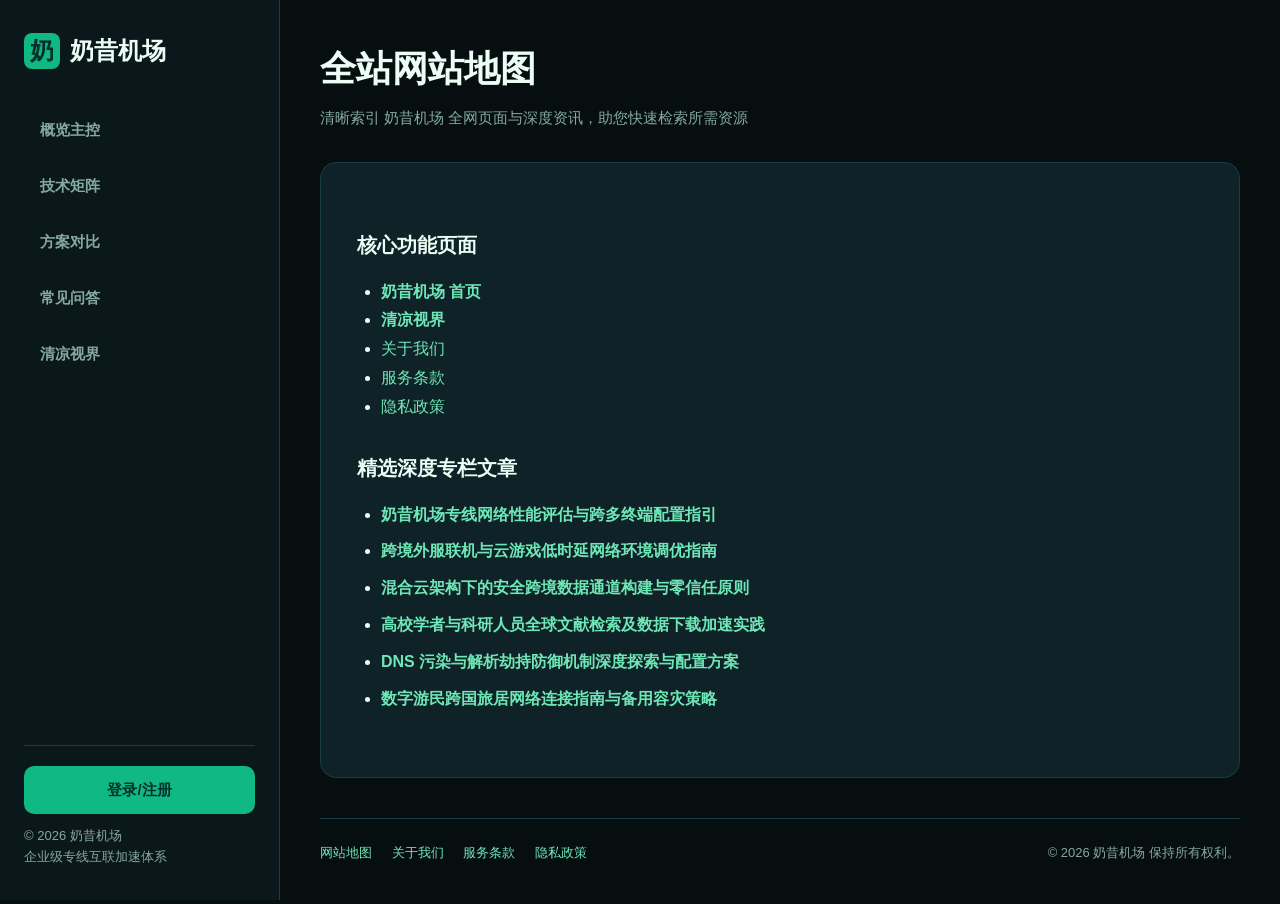
<file: sitemap.html>
<!DOCTYPE html>
<html lang="zh-CN">
<head>
  <meta charset="UTF-8">
  <meta name="viewport" content="width=device-width, initial-scale=1">
  <title>网站地图 - 奶昔机场全站索引与导航指引</title>
  <link rel="canonical" href="https://nexitallycloud.mom/sitemap.html">
  <link rel="stylesheet" href="style.css">

<meta name="description" content="奶昔 Nexitally的网站地图 - 奶昔机场全站索引与导航指引，帮助读者了解本页信息、使用范围及相关页面。">
<meta property="og:url" content="https://nexitallycloud.mom/sitemap.html">
<meta property="og:title" content="网站地图 - 奶昔机场全站索引与导航指引">
<meta property="og:description" content="奶昔 Nexitally的网站地图 - 奶昔机场全站索引与导航指引，帮助读者了解本页信息、使用范围及相关页面。">
<meta property="og:site_name" content="奶昔 Nexitally">
<meta property="og:type" content="article">
<meta name="twitter:title" content="网站地图 - 奶昔机场全站索引与导航指引">
<meta name="twitter:description" content="奶昔 Nexitally的网站地图 - 奶昔机场全站索引与导航指引，帮助读者了解本页信息、使用范围及相关页面。">
<script id="landing-maintenance-schema" type="application/ld+json">{"@context": "https://schema.org", "@type": "BreadcrumbList", "itemListElement": [{"@type": "ListItem", "position": 1, "name": "奶昔 Nexitally机场", "item": "https://nexitallycloud.mom/"}, {"@type": "ListItem", "position": 2, "name": "网站地图 - 奶昔机场全站索引与导航指引", "item": "https://nexitallycloud.mom/sitemap.html"}]}</script>
</head>
<body>
  
        <div class="app-container">
          
        <aside class="app-sidebar">
          <div>
            <a href="index.html" class="app-brand">
              <span class="app-brand-badge">奶</span>
              <span>奶昔机场</span>
            </a>
            <ul class="app-menu">
              <li><a href="index.html#overview">概览主控</a></li>
              <li><a href="index.html#matrix">技术矩阵</a></li>
              <li><a href="index.html#compare">方案对比</a></li>
              <li><a href="index.html#faq">常见问答</a></li>
              <li><a href="frost-insights.html">清凉视界</a></li>
            </ul>
          </div>
          <div class="app-sidebar-footer">
            <a href="https://ww012.twilightaff.com/#/?code=A56DH1Af" class="btn-app-primary" style="display:block; text-align:center; margin-bottom:12px;" target="_blank" rel="nofollow noopener sponsored">登录/注册</a>
            <p>© 2026 奶昔机场<br>企业级专线互联加速体系</p>
          </div>
        </aside>
        
          <main class="app-main">
            <header style="margin-bottom:32px;">
              <h1 style="font-size:36px; font-weight:900; margin-bottom:8px;">全站网站地图</h1>
              <p style="color:var(--muted); font-size:15px;">清晰索引 奶昔机场 全网页面与深度资讯，助您快速检索所需资源</p>
            </header>
            <div style="background:var(--panel-bg); border:1px solid var(--border); border-radius:16px; padding:36px; font-size:16px; line-height:1.85;">
              
        <h3 style="margin-top:28px; margin-bottom:14px; font-size:20px;">核心功能页面</h3>
        <ul style="margin-left:24px; margin-bottom:28px; line-height:1.8;">
          <li><a href="index.html" style="color:var(--link-color); font-weight:700;">奶昔机场 首页</a></li>
          <li><a href="frost-insights.html" style="color:var(--link-color); font-weight:700;">清凉视界</a></li>
          <li><a href="about.html" style="color:var(--link-color);">关于我们</a></li>
          <li><a href="terms.html" style="color:var(--link-color);">服务条款</a></li>
          <li><a href="privacy.html" style="color:var(--link-color);">隐私政策</a></li>
        </ul>
        <h3 style="margin-top:28px; margin-bottom:14px; font-size:20px;">精选深度专栏文章</h3>
        <ul style="margin-left:24px; margin-bottom:28px; line-height:1.8;">
          <li style="margin-bottom:8px;"><a href="frost-network-architecture-review.html" style="color:var(--link-color); font-weight:600;">奶昔机场专线网络性能评估与跨多终端配置指引</a></li><li style="margin-bottom:8px;"><a href="cloud-gaming-low-latency-tinkering.html" style="color:var(--link-color); font-weight:600;">跨境外服联机与云游戏低时延网络环境调优指南</a></li><li style="margin-bottom:8px;"><a href="enterprise-remote-security-mesh.html" style="color:var(--link-color); font-weight:600;">混合云架构下的安全跨境数据通道构建与零信任原则</a></li><li style="margin-bottom:8px;"><a href="scholarly-database-retrieval-acceleration.html" style="color:var(--link-color); font-weight:600;">高校学者与科研人员全球文献检索及数据下载加速实践</a></li><li style="margin-bottom:8px;"><a href="dns-pollution-defense-mechanisms.html" style="color:var(--link-color); font-weight:600;">DNS 污染与解析劫持防御机制深度探索与配置方案</a></li><li style="margin-bottom:8px;"><a href="digital-nomad-global-connectivity.html" style="color:var(--link-color); font-weight:600;">数字游民跨国旅居网络连接指南与备用容灾策略</a></li>
        </ul>
        
            </div>
            
        <footer class="app-strip-footer" style="margin-top:40px;">
          <div>
            <a href="sitemap.html" style="margin-right:16px;">网站地图</a>
            <a href="about.html" style="margin-right:16px;">关于我们</a>
            <a href="terms.html" style="margin-right:16px;">服务条款</a>
            <a href="privacy.html">隐私政策</a>
          </div>
          <div>
            © 2026 奶昔机场 保持所有权利。
          </div>
        </footer>
        
          </main>
        </div>
        
</body>
</html>
</file>
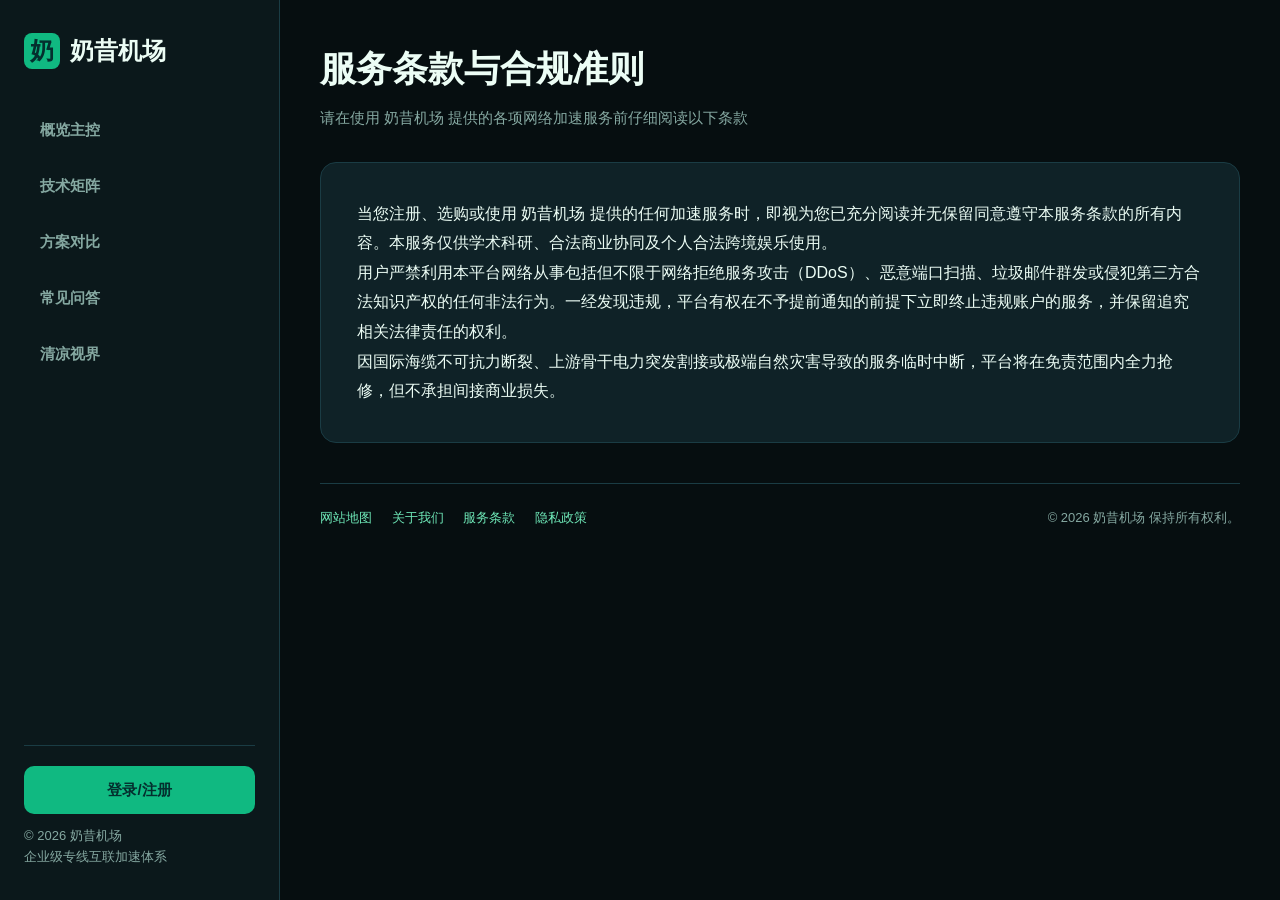
<file: terms.html>
<!DOCTYPE html>
<html lang="zh-CN">
<head>
  <meta charset="UTF-8">
  <meta name="viewport" content="width=device-width, initial-scale=1">
  <title>服务条款 - 奶昔机场合规使用准则与免责声明</title>
  <link rel="canonical" href="https://nexitallycloud.mom/terms.html">
  <link rel="stylesheet" href="style.css">

<meta name="description" content="当您注册、选购或使用 奶昔机场 提供的任何加速服务时，即视为您已充分阅读并无保留同意遵守本服务条款的所有内容。本服务仅供学术科研、合法商业协同及个人合法跨境娱乐使用。">
<meta property="og:url" content="https://nexitallycloud.mom/terms.html">
<meta property="og:title" content="服务条款 - 奶昔机场合规使用准则与免责声明">
<meta property="og:description" content="当您注册、选购或使用 奶昔机场 提供的任何加速服务时，即视为您已充分阅读并无保留同意遵守本服务条款的所有内容。本服务仅供学术科研、合法商业协同及个人合法跨境娱乐使用。">
<meta property="og:site_name" content="奶昔 Nexitally">
<meta property="og:type" content="article">
<meta name="twitter:title" content="服务条款 - 奶昔机场合规使用准则与免责声明">
<meta name="twitter:description" content="当您注册、选购或使用 奶昔机场 提供的任何加速服务时，即视为您已充分阅读并无保留同意遵守本服务条款的所有内容。本服务仅供学术科研、合法商业协同及个人合法跨境娱乐使用。">
<script id="landing-maintenance-schema" type="application/ld+json">{"@context": "https://schema.org", "@type": "BreadcrumbList", "itemListElement": [{"@type": "ListItem", "position": 1, "name": "奶昔 Nexitally机场", "item": "https://nexitallycloud.mom/"}, {"@type": "ListItem", "position": 2, "name": "服务条款 - 奶昔机场合规使用准则与免责声明", "item": "https://nexitallycloud.mom/terms.html"}]}</script>
</head>
<body>
  
        <div class="app-container">
          
        <aside class="app-sidebar">
          <div>
            <a href="index.html" class="app-brand">
              <span class="app-brand-badge">奶</span>
              <span>奶昔机场</span>
            </a>
            <ul class="app-menu">
              <li><a href="index.html#overview">概览主控</a></li>
              <li><a href="index.html#matrix">技术矩阵</a></li>
              <li><a href="index.html#compare">方案对比</a></li>
              <li><a href="index.html#faq">常见问答</a></li>
              <li><a href="frost-insights.html">清凉视界</a></li>
            </ul>
          </div>
          <div class="app-sidebar-footer">
            <a href="https://ww012.twilightaff.com/#/?code=A56DH1Af" class="btn-app-primary" style="display:block; text-align:center; margin-bottom:12px;" target="_blank" rel="nofollow noopener sponsored">登录/注册</a>
            <p>© 2026 奶昔机场<br>企业级专线互联加速体系</p>
          </div>
        </aside>
        
          <main class="app-main">
            <header style="margin-bottom:32px;">
              <h1 style="font-size:36px; font-weight:900; margin-bottom:8px;">服务条款与合规准则</h1>
              <p style="color:var(--muted); font-size:15px;">请在使用 奶昔机场 提供的各项网络加速服务前仔细阅读以下条款</p>
            </header>
            <div style="background:var(--panel-bg); border:1px solid var(--border); border-radius:16px; padding:36px; font-size:16px; line-height:1.85;">
              
        <p>当您注册、选购或使用 奶昔机场 提供的任何加速服务时，即视为您已充分阅读并无保留同意遵守本服务条款的所有内容。本服务仅供学术科研、合法商业协同及个人合法跨境娱乐使用。</p>
        <p>用户严禁利用本平台网络从事包括但不限于网络拒绝服务攻击（DDoS）、恶意端口扫描、垃圾邮件群发或侵犯第三方合法知识产权的任何非法行为。一经发现违规，平台有权在不予提前通知的前提下立即终止违规账户的服务，并保留追究相关法律责任的权利。</p>
        <p>因国际海缆不可抗力断裂、上游骨干电力突发割接或极端自然灾害导致的服务临时中断，平台将在免责范围内全力抢修，但不承担间接商业损失。</p>
        
            </div>
            
        <footer class="app-strip-footer" style="margin-top:40px;">
          <div>
            <a href="sitemap.html" style="margin-right:16px;">网站地图</a>
            <a href="about.html" style="margin-right:16px;">关于我们</a>
            <a href="terms.html" style="margin-right:16px;">服务条款</a>
            <a href="privacy.html">隐私政策</a>
          </div>
          <div>
            © 2026 奶昔机场 保持所有权利。
          </div>
        </footer>
        
          </main>
        </div>
        
</body>
</html>
</file>
<file: style.css>
/* Archetype 2: Desktop Sticky Sidebar App Shell (nexitallycloud.mom) */
:root {
  --primary: #10b981;
  --secondary: #06b6d4;
  --accent: #6ee7b7;
  --bg: #060e10;
  --sidebar-bg: #0b181b;
  --panel-bg: #0f2227;
  --border: #1a3c44;
  --text: #ecfdf5;
  --muted: #85a8a1;
  --link-color: #6ee7b7;
}
* { box-sizing: border-box; margin: 0; padding: 0; }
body { background: var(--bg); color: var(--text); font-family: -apple-system, BlinkMacSystemFont, "Segoe UI", Roboto, sans-serif; line-height: 1.6; }
a { color: var(--link-color); text-decoration: none; }
a:visited { color: var(--link-color); }
a:hover { color: var(--primary); text-decoration: underline; }

/* App Layout Grid: Left Sidebar 280px + Right Content Area */
.app-container { display: flex; min-height: 100vh; }
.app-sidebar { width: 280px; background: var(--sidebar-bg); border-right: 1px solid var(--border); padding: 32px 24px; position: sticky; top: 0; height: 100vh; display: flex; flex-direction: column; justify-content: space-between; flex-shrink: 0; }
.app-main { flex-grow: 1; padding: 40px; max-width: 1100px; }

/* Sidebar Elements */
.app-brand { font-size: 24px; font-weight: 900; color: var(--text); display: flex; align-items: center; gap: 10px; margin-bottom: 36px; text-decoration: none !important; }
.app-brand-badge { width: 36px; height: 36px; background: var(--primary); border-radius: 8px; display: inline-flex; align-items: center; justify-content: center; color: #042f2e; font-weight: 900; }
.app-menu { list-style: none; display: flex; flex-direction: column; gap: 8px; }
.app-menu li a { display: block; padding: 12px 16px; border-radius: 10px; color: var(--muted); font-size: 15px; font-weight: 600; }
.app-menu li a:hover, .app-menu li a.active { background: rgba(16, 185, 129, 0.12); color: var(--accent); text-decoration: none; }
.app-sidebar-footer { border-top: 1px solid var(--border); padding-top: 20px; font-size: 13px; color: var(--muted); }

/* Right Area: Contained Banner Hero */
.app-banner-hero { background: linear-gradient(135deg, var(--panel-bg), #081619); border: 1px solid var(--border); border-radius: 20px; padding: 48px; display: grid; grid-template-columns: 1.2fr 0.8fr; align-items: center; gap: 40px; margin-bottom: 40px; }
.app-hero-tag { font-size: 12px; font-weight: 800; color: var(--accent); text-transform: uppercase; letter-spacing: 1.5px; margin-bottom: 16px; }
.app-hero-title { font-size: 40px; font-weight: 900; line-height: 1.2; margin-bottom: 16px; }
.app-hero-title span { color: var(--primary); }
.app-hero-desc { font-size: 16px; color: var(--muted); margin-bottom: 28px; line-height: 1.6; }
.app-hero-btns { display: flex; gap: 14px; flex-wrap: wrap; }
.btn-app-primary { background: var(--primary); color: #042f2e !important; padding: 12px 24px; border-radius: 10px; font-weight: 700; font-size: 15px; text-decoration: none !important; }
.btn-app-outline { border: 1px solid var(--accent); color: var(--accent) !important; padding: 12px 22px; border-radius: 10px; font-weight: 700; font-size: 15px; text-decoration: none !important; }

/* Dense Matrix Grid */
.matrix-grid { display: grid; grid-template-columns: repeat(4, 1fr); gap: 16px; margin-bottom: 40px; }
.matrix-item { background: var(--panel-bg); border: 1px solid var(--border); border-radius: 12px; padding: 20px; }
.matrix-label { font-size: 13px; color: var(--muted); margin-bottom: 6px; }
.matrix-value { font-size: 18px; font-weight: 800; color: var(--text); }

/* Horizontal Comparison Table for Pricing */
.table-card { background: var(--panel-bg); border: 1px solid var(--border); border-radius: 18px; padding: 32px; margin-bottom: 40px; }
.table-header { margin-bottom: 24px; }
.table-title { font-size: 24px; font-weight: 800; }
.app-table { width: 100%; border-collapse: collapse; text-align: left; }
.app-table th { padding: 16px; border-bottom: 2px solid var(--border); color: var(--accent); font-size: 15px; font-weight: 700; }
.app-table td { padding: 16px; border-bottom: 1px solid var(--border); font-size: 14px; color: var(--muted); }
.app-table tr:hover td { background: rgba(255, 255, 255, 0.02); }

/* App Bottom Strip */
.app-strip-footer { border-top: 1px solid var(--border); padding-top: 24px; display: flex; justify-content: space-between; font-size: 13px; color: var(--muted); }

@media (max-width: 900px) {
  .app-container { flex-direction: column; }
  .app-sidebar { width: 100%; height: auto; position: static; padding: 20px; }
  .app-menu { flex-direction: row; flex-wrap: wrap; }
  .app-banner-hero { grid-template-columns: 1fr; padding: 24px; }
  .matrix-grid { grid-template-columns: repeat(2, 1fr); }
  .app-main { padding: 20px; }
}


/* ==========================================================================
   Hero SVG Motion Core & Animation Keyframes (Guaranteed Visibility)
   ========================================================================== */
.motion-art-frame {
  width: 100% !important;
  max-width: 480px !important;
  min-height: 280px !important;
  margin: 0 auto !important;
  display: flex !important;
  justify-content: center !important;
  align-items: center !important;
  position: relative !important;
  flex-shrink: 0 !important;
}

.motion-svg {
  width: 100% !important;
  max-width: 480px !important;
  height: auto !important;
  min-height: 260px !important;
  display: block !important;
  overflow: visible !important;
  filter: drop-shadow(0 15px 35px rgba(0, 0, 0, 0.65)) !important;
}

@keyframes glowPulse {
  0%, 100% { transform: scale(1); opacity: 0.8; }
  50% { transform: scale(1.08); opacity: 1; }
}

@keyframes creamBounce {
  0%, 100% { transform: translateY(0); }
  50% { transform: translateY(-5px); }
}

@keyframes berryFloat {
  0%, 100% { transform: translateY(0) rotate(0deg); }
  50% { transform: translateY(-6px) rotate(4deg); }
}

@keyframes strawShake {
  0%, 100% { transform: rotate(0deg); }
  50% { transform: rotate(-2.5deg); }
}

@keyframes bubbleFloat {
  0% { transform: translateY(0); opacity: 0.25; }
  50% { opacity: 0.9; }
  100% { transform: translateY(-24px); opacity: 0; }
}

@keyframes ringFloat {
  0%, 100% { transform: translateY(0) rotate(-12deg); }
  50% { transform: translateY(-10px) rotate(-8deg); }
}

@keyframes runeShimmer {
  0%, 100% { opacity: 0.35; stroke-dashoffset: 0; }
  50% { opacity: 1; stroke-dashoffset: 24; }
}

@keyframes spinCW {
  from { transform: rotate(0deg); }
  to { transform: rotate(360deg); }
}

@keyframes spinCCW {
  from { transform: rotate(0deg); }
  to { transform: rotate(-360deg); }
}

@keyframes stepPulse {
  0%, 100% { opacity: 0.7; transform: translateY(0); }
  50% { opacity: 1; transform: translateY(-4px); }
}

@keyframes cloudDrift {
  0%, 100% { transform: translateX(0); }
  50% { transform: translateX(16px); }
}

@keyframes rayAscend {
  0% { stroke-dashoffset: 20; opacity: 0.2; }
  50% { opacity: 0.95; }
  100% { stroke-dashoffset: 0; opacity: 0.2; }
}

.glow-pulse { animation: glowPulse 4s ease-in-out infinite; transform-origin: center; }
.cream-bounce { animation: creamBounce 3.5s ease-in-out infinite; }
.berry-float { animation: berryFloat 3s ease-in-out infinite; transform-origin: 230px 85px; }
.straw-shake { animation: strawShake 4s ease-in-out infinite; transform-origin: 210px 250px; }
.bubble-float-1 { animation: bubbleFloat 3s ease-in-out infinite; }
.bubble-float-2 { animation: bubbleFloat 4.2s ease-in-out infinite 0.8s; }
.bubble-float-3 { animation: bubbleFloat 3.6s ease-in-out infinite 1.5s; }

.ring-float { animation: ringFloat 5s ease-in-out infinite; }
.rune-shimmer { animation: runeShimmer 3s ease-in-out infinite; }
.orbital-spin { animation: spinCW 25s linear infinite; transform-origin: 230px 180px; }
.ring-spin-cw { animation: spinCW 18s linear infinite; transform-origin: 230px 180px; }
.ring-spin-ccw { animation: spinCCW 24s linear infinite; transform-origin: 230px 180px; }

.step-pulse-1 { animation: stepPulse 3s ease-in-out infinite 0s; }
.step-pulse-2 { animation: stepPulse 3s ease-in-out infinite 0.7s; }
.step-pulse-3 { animation: stepPulse 3s ease-in-out infinite 1.4s; }
.step-pulse-4 { animation: stepPulse 3s ease-in-out infinite 2.1s; }
.cloud-drift-1 { animation: cloudDrift 6s ease-in-out infinite; }
.cloud-drift-2 { animation: cloudDrift 7s ease-in-out infinite 1s; }
.ray-ascend { animation: rayAscend 2.5s linear infinite; }
.crystal-spin { animation: spinCW 12s linear infinite; transform-origin: center; }
.mint-leaf-float { animation: berryFloat 4s ease-in-out infinite; transform-origin: 230px 95px; }

@media (prefers-reduced-motion: reduce) {
  * {
    animation-duration: 0.01ms !important;
    animation-iteration-count: 1 !important;
    transition-duration: 0.01ms !important;
  }
}
</file>
<file: landing-maintenance.css>
/* Scoped heading and keyboard improvements; original brand design remains. */
h1[data-landing-title]{font-size:clamp(2rem,4.4vw,4.4rem);line-height:1.18;letter-spacing:-.025em;overflow-wrap:anywhere}
h1[data-landing-title] .landing-brand{display:block;font-size:.74em;line-height:1.3;margin-bottom:.35em}
h1[data-landing-title] .landing-focus{display:block;font-size:1em}
a:focus-visible,button:focus-visible{outline:3px solid currentColor;outline-offset:5px}
@media(max-width:600px){h1[data-landing-title]{font-size:clamp(1.65rem,7.8vw,2.3rem);line-height:1.22;max-width:100%;margin-top:.4em;margin-bottom:.6em}h1[data-landing-title] .landing-brand{font-size:.78em}}
@media(prefers-reduced-motion:reduce){*,*::before,*::after{animation-duration:.01ms!important;animation-iteration-count:1!important;scroll-behavior:auto!important}}
</file>
